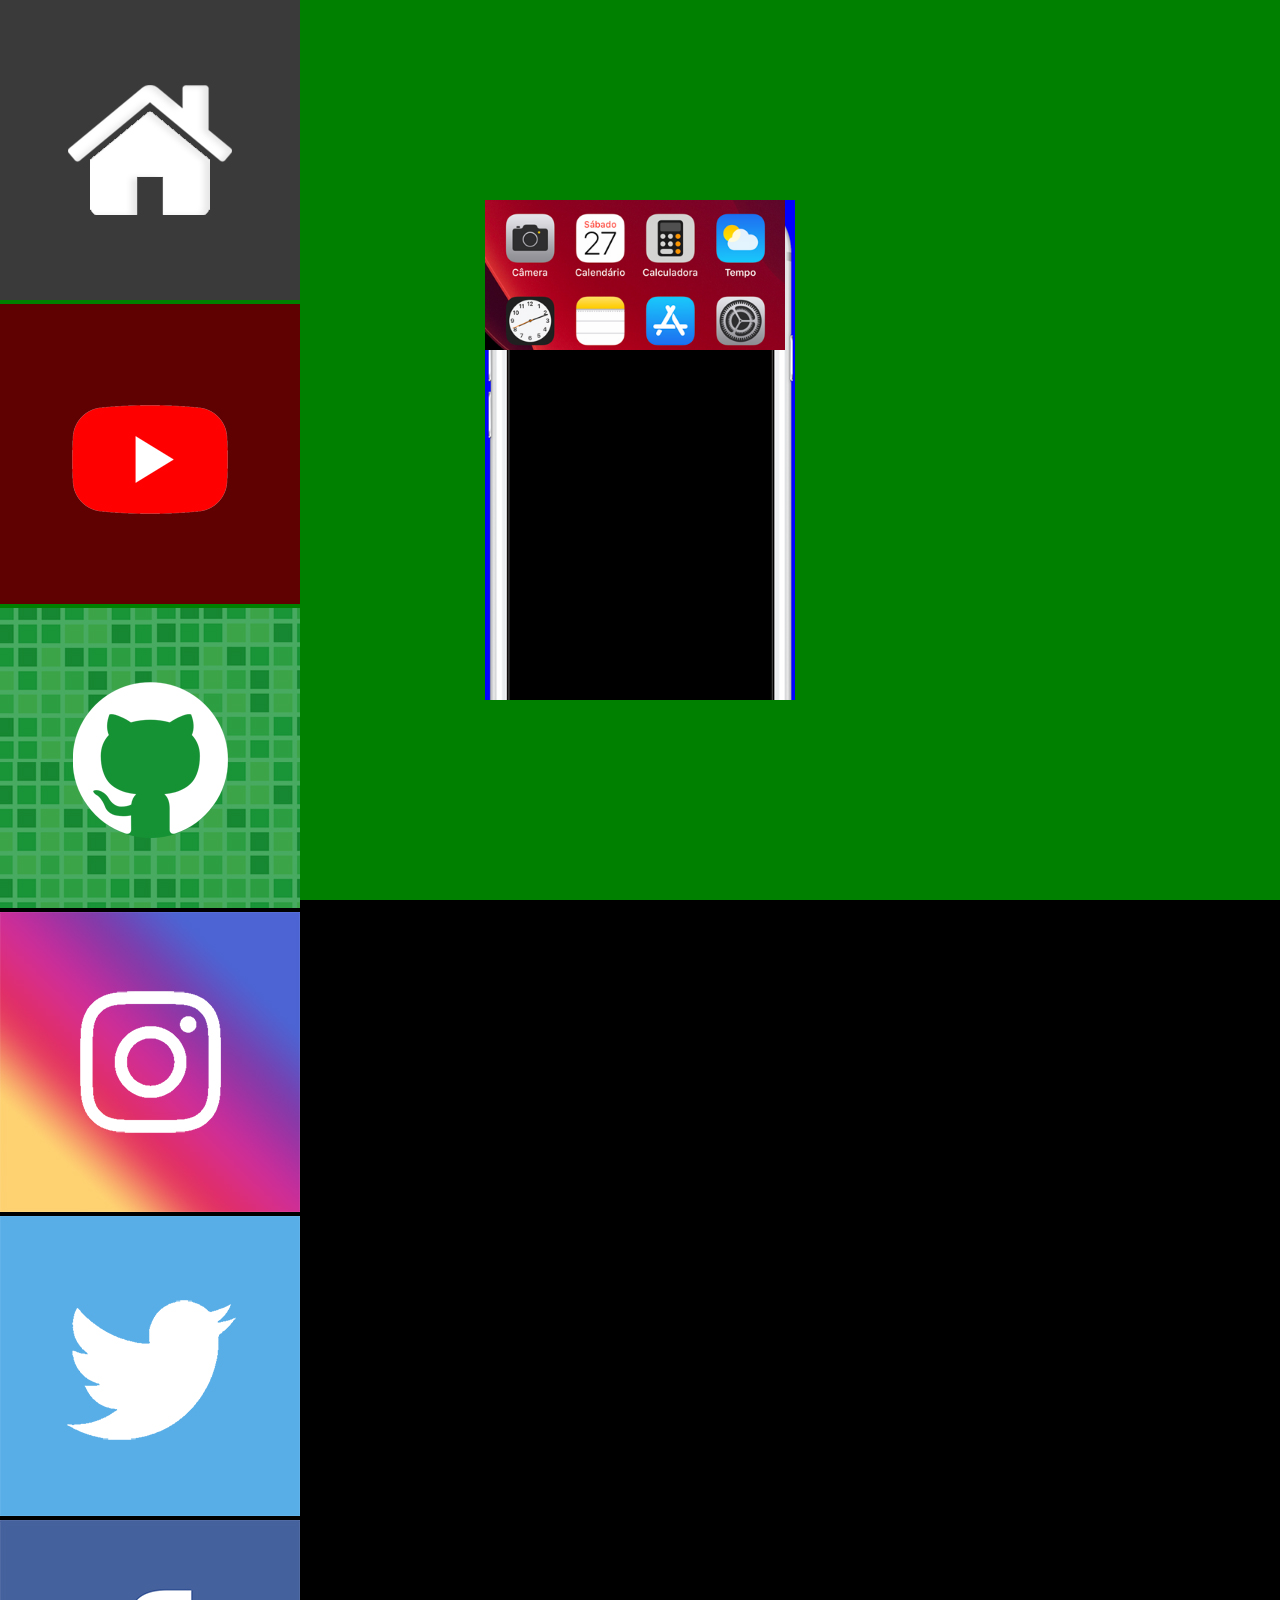
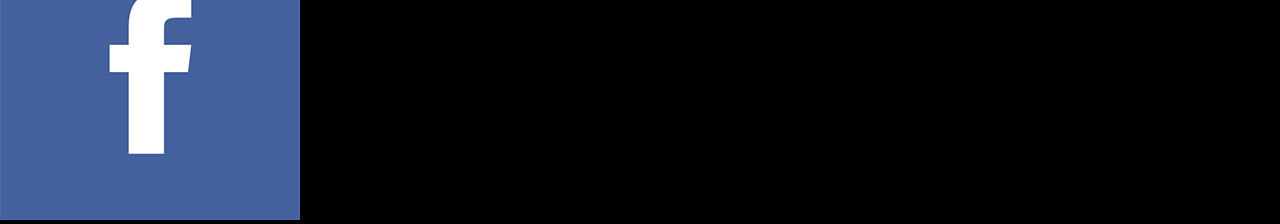
<file: index.html>
<!DOCTYPE html>
<html lang="pt-br">
<head>
    <meta charset="UTF-8">
    <meta name="viewport" content="width=device-width, initial-scale=1.0">
    <link rel="shortcut icon" href="favicon.ico" type="image/x-icon">
    <link rel="stylesheet" href="estilos/style.css">
    <title>Projeto Redes Sociais</title>
</head>
<body>
    <main>
        <section id="telefone">
            <iframe src="home.html" name="tela" id="tela" frameborder="0">
                seu navegador não suporta iframes
            </iframe>
        </section>
        <section id="redes-sociais">
            <a href="home.html" target="tela"><img src="imagens/logo-home.jpg" alt="home"></a><br>
            <a href="youtube.html" target="tela"><img src="imagens/logo-youtube.jpg" alt="youtube"></a><br>
            <a href="github.html" target="tela"><img src="imagens/logo-github.jpg" alt="github"></a><br>
            <a href="instagram.html" target="tela"><img src="imagens/logo-instagram.jpg" alt="instagram"></a><br>
            <a href="twitter.html" target="tela"><img src="imagens/logo-twitter.jpg" alt="twitter"></a><br>
            <a href="facebook.html" target="tela"><img src="imagens/logo-facebook.jpg" alt="facebook"></a>
        </section>
    </main>
</body>
</html>
</file>
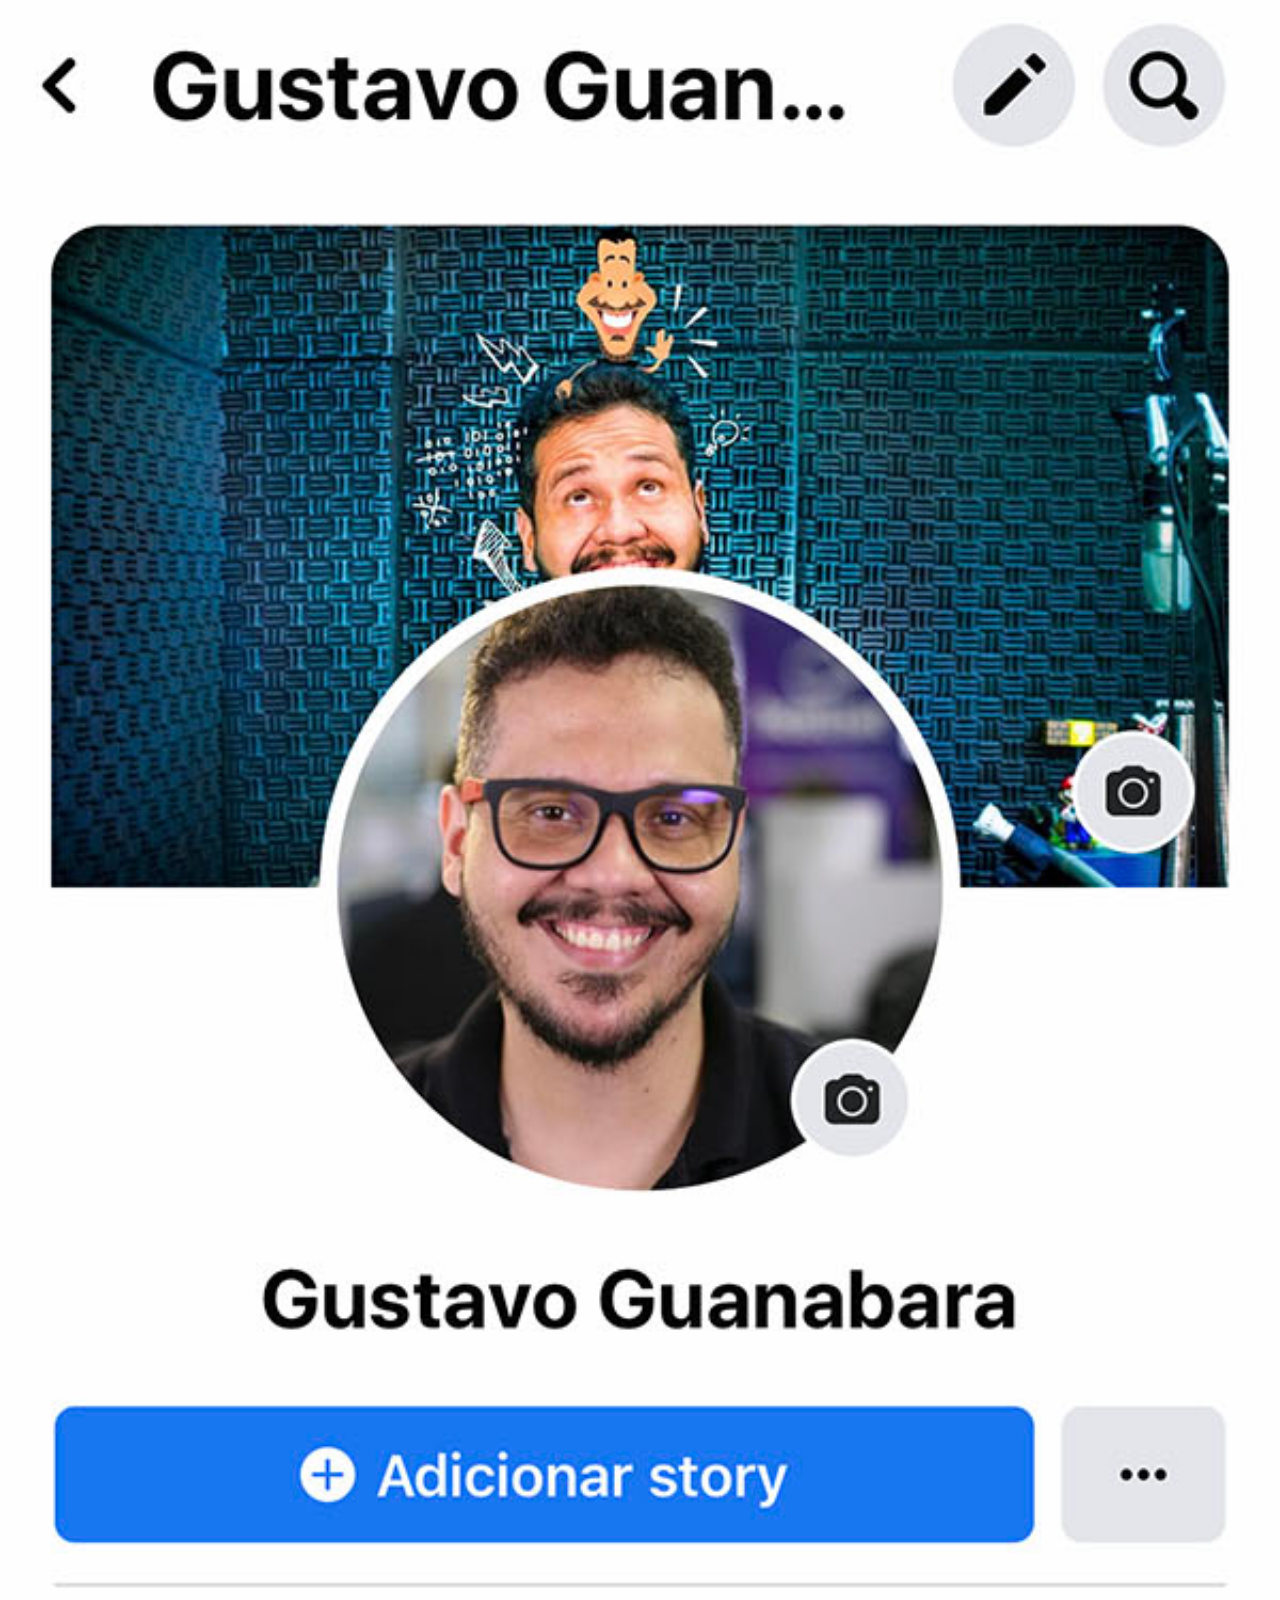
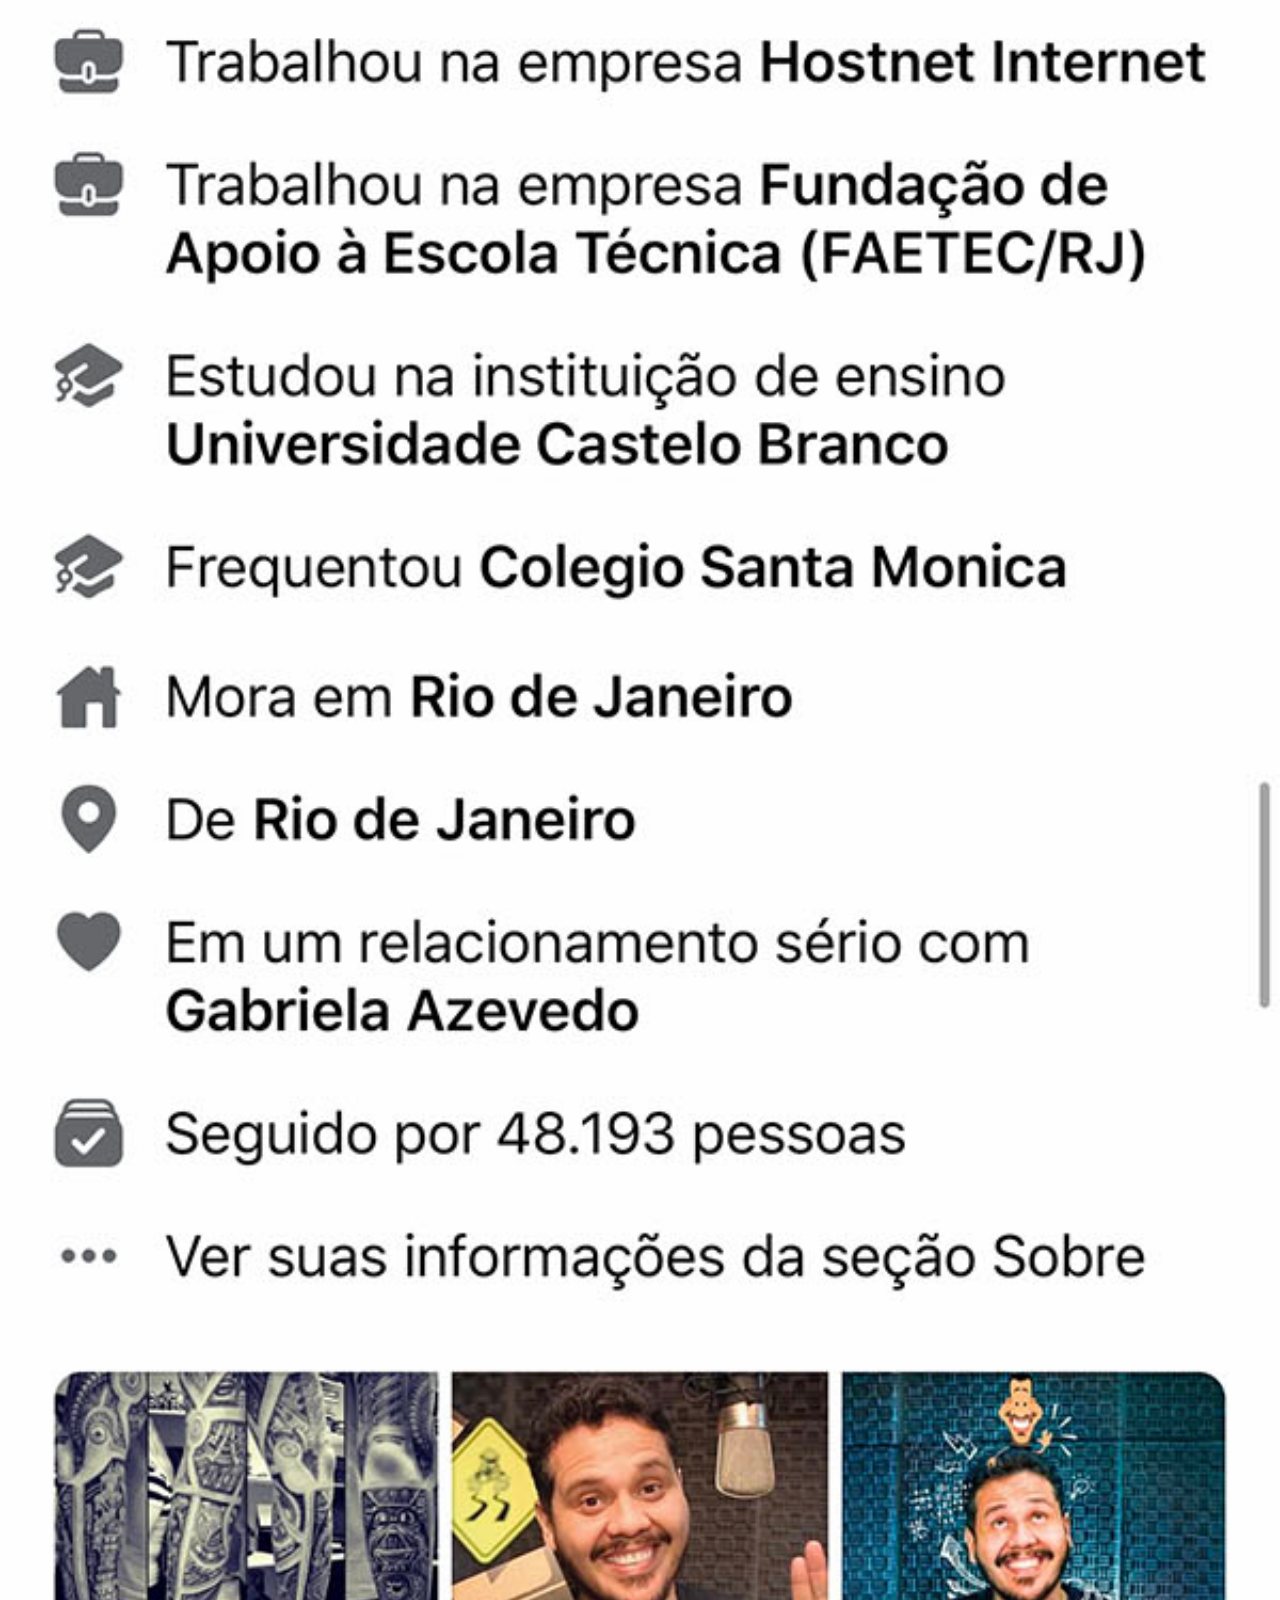
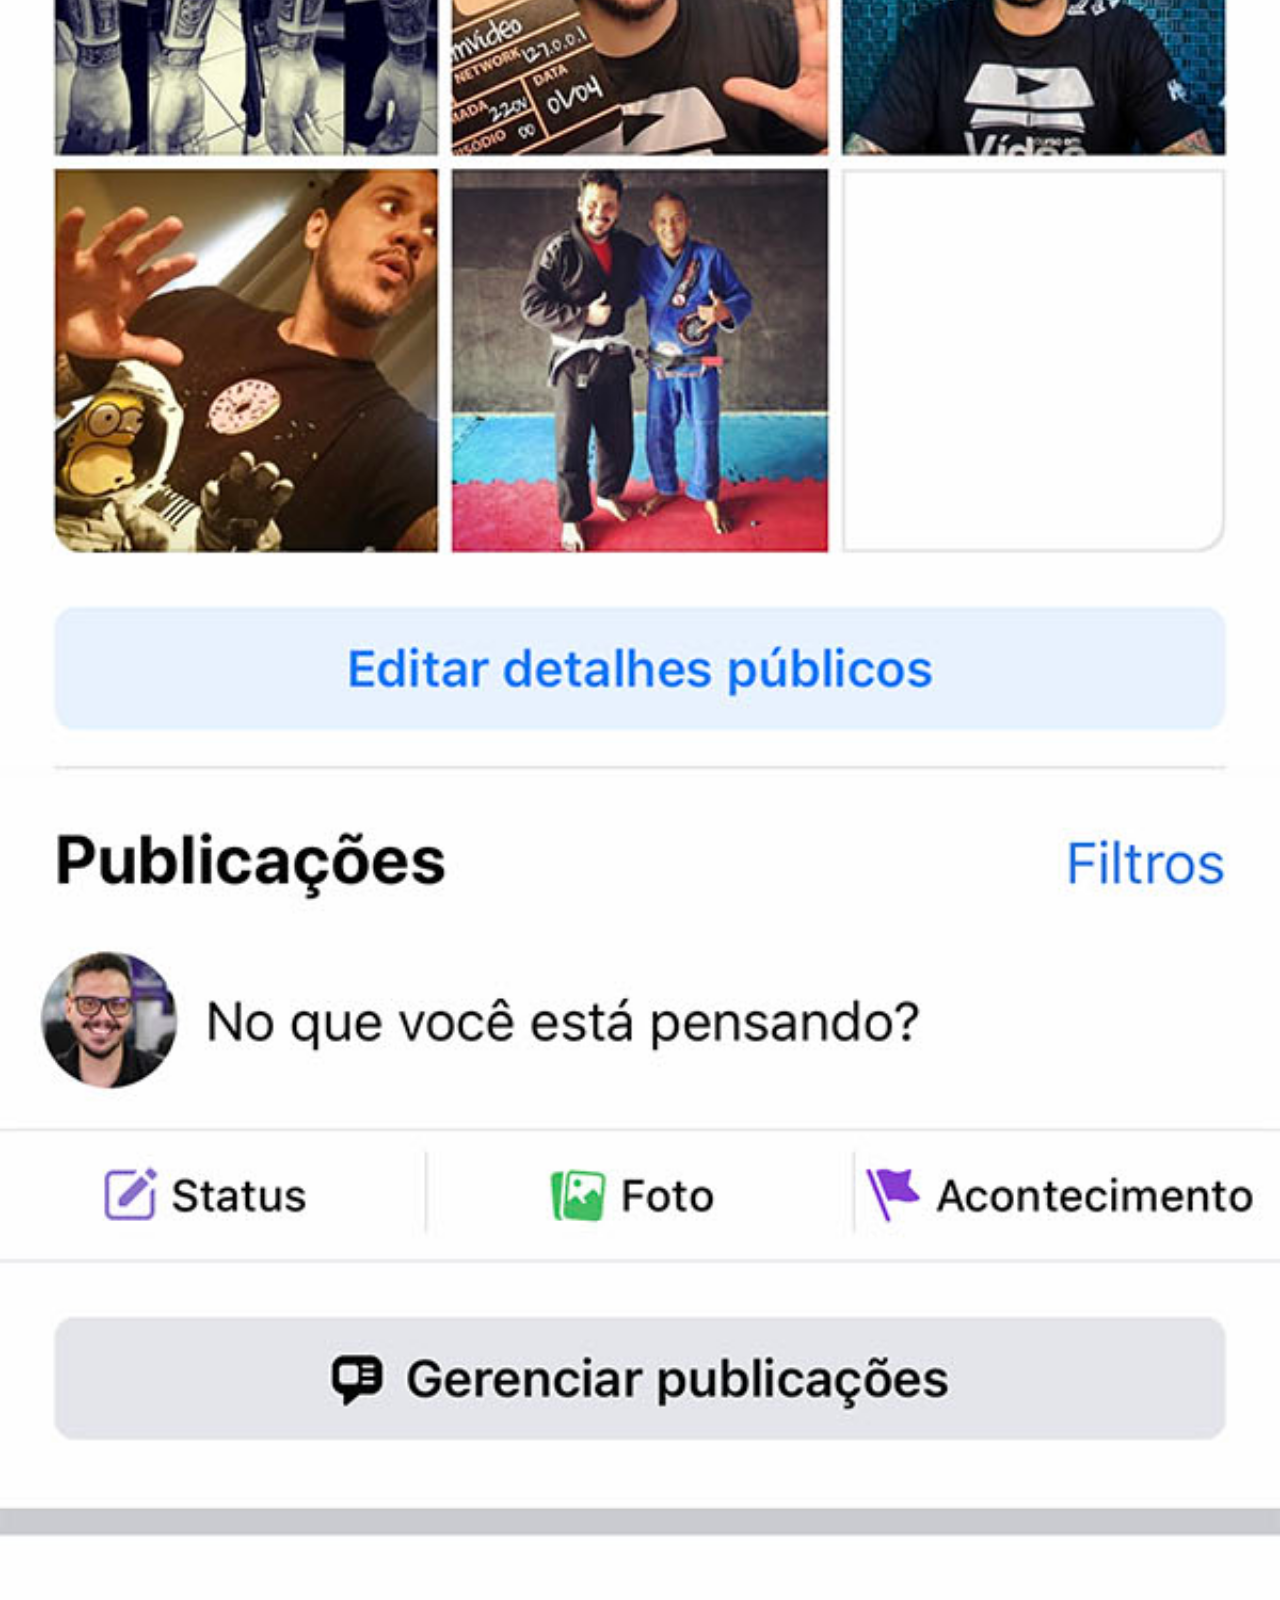
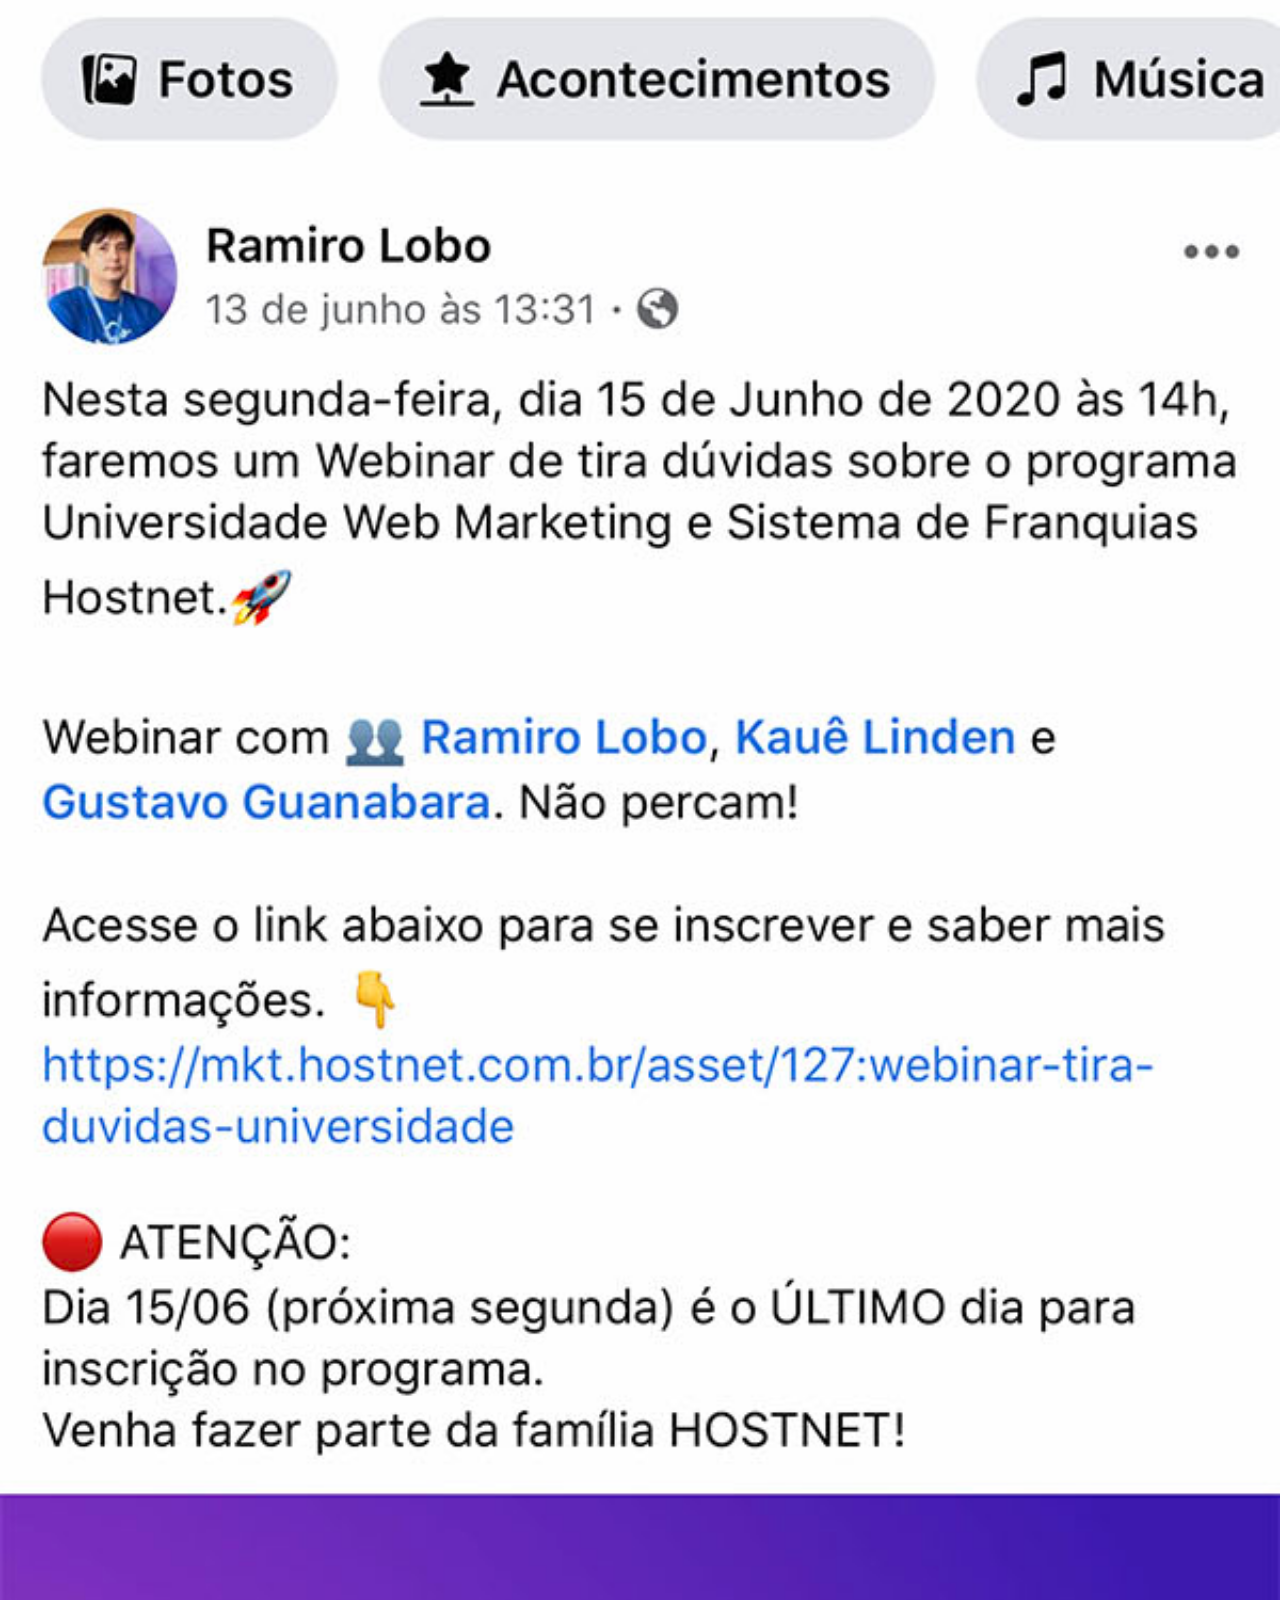
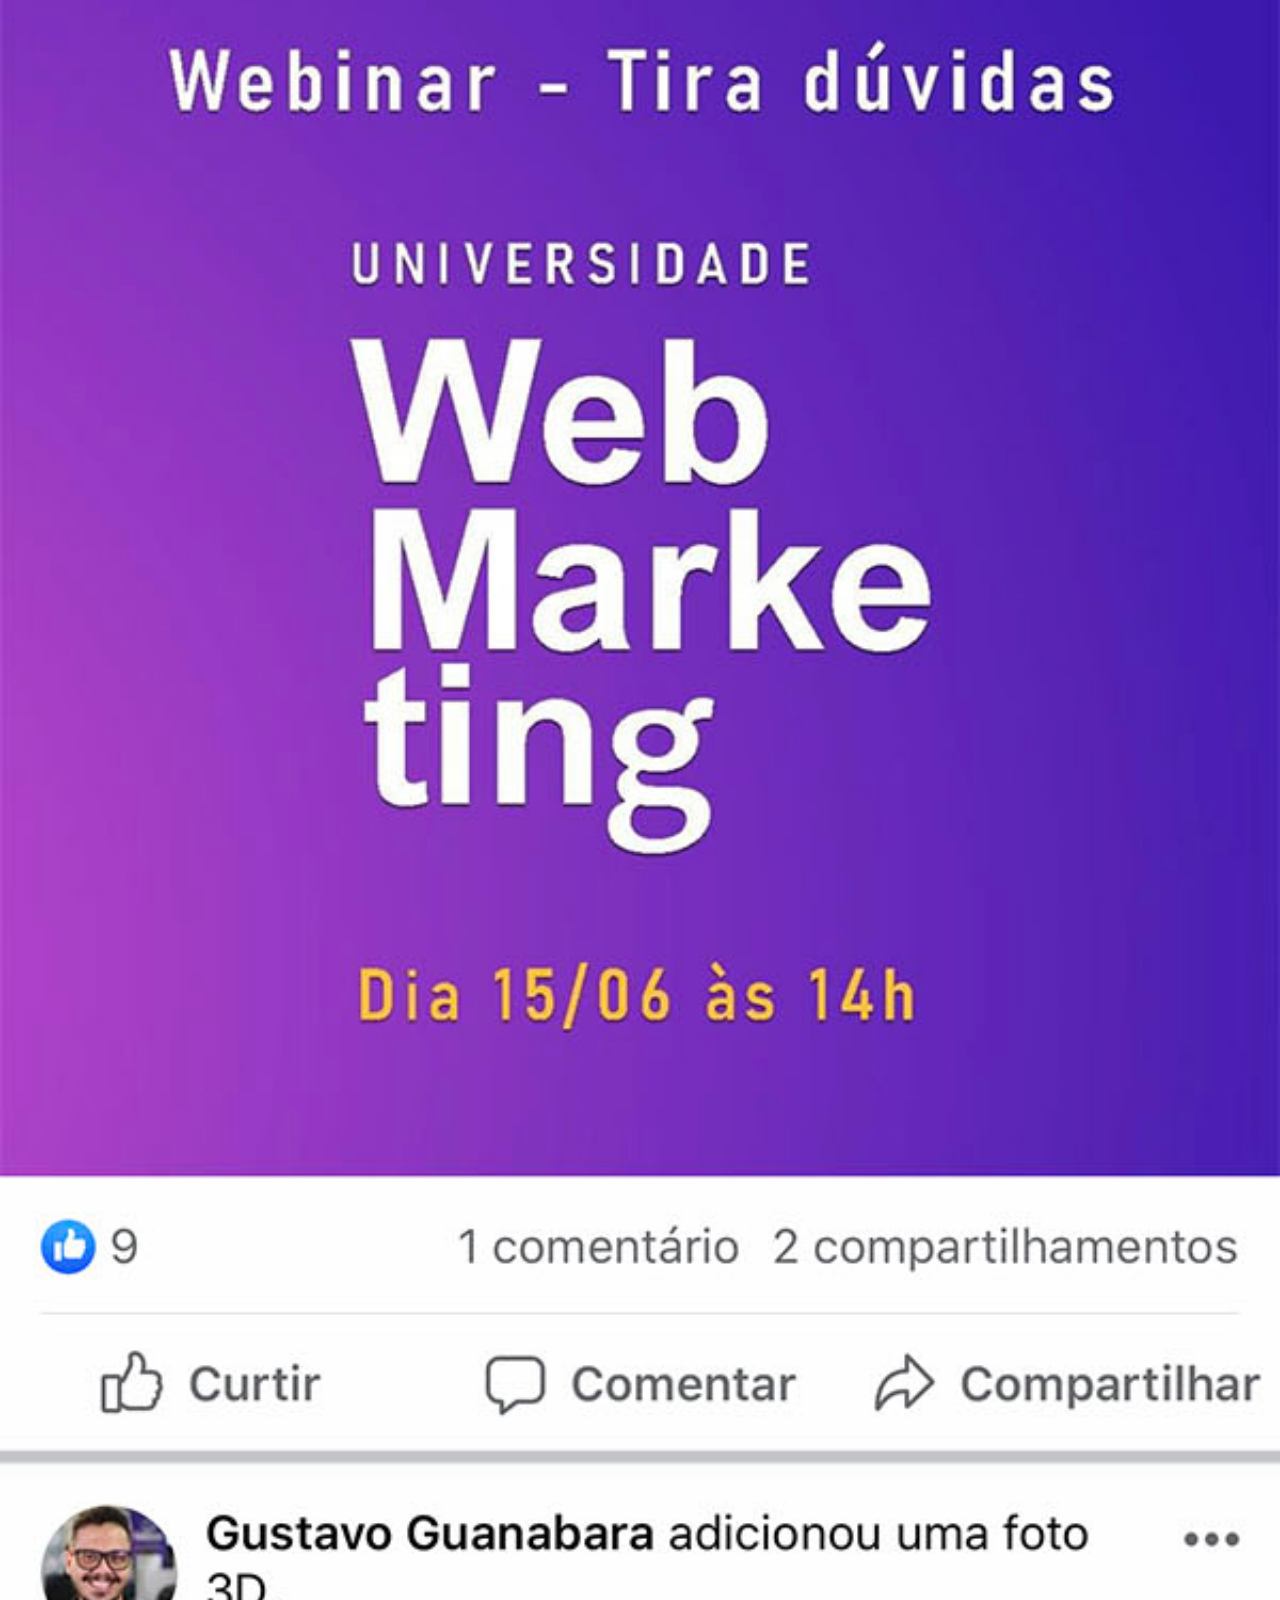
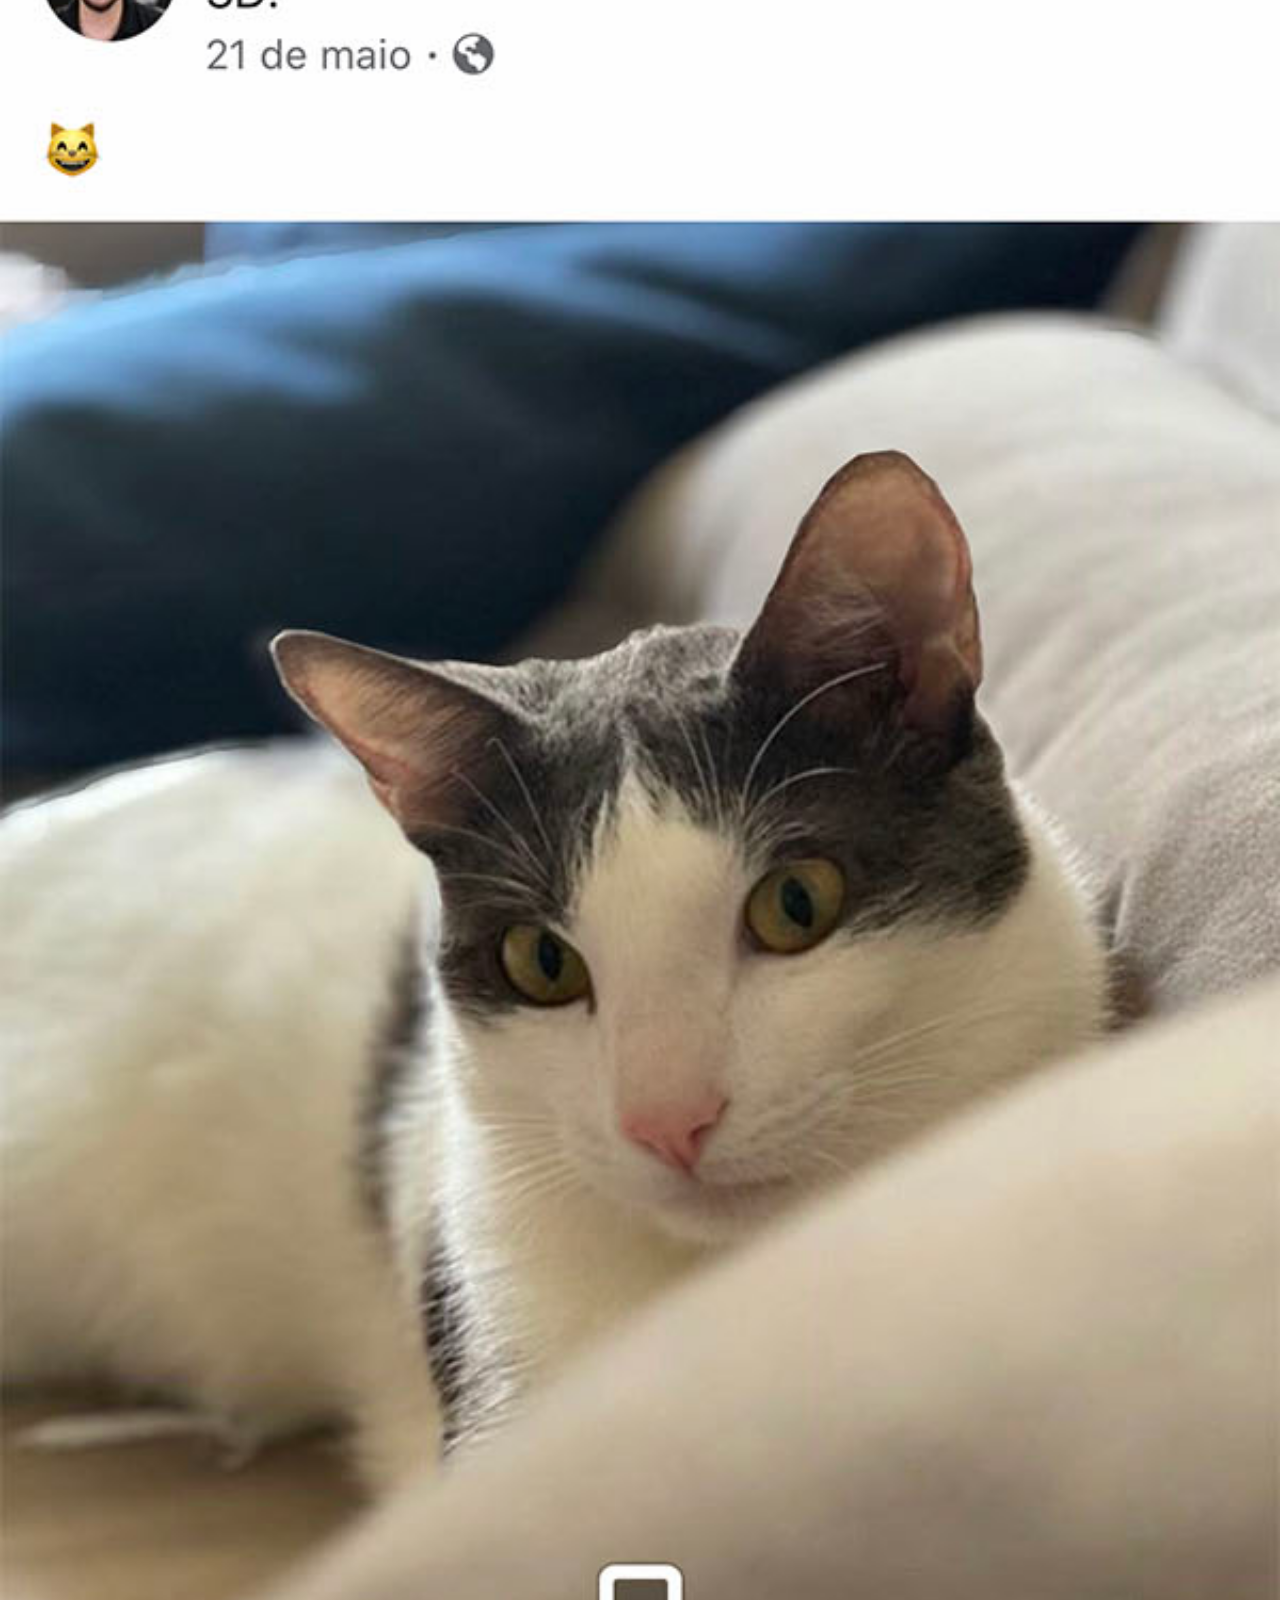
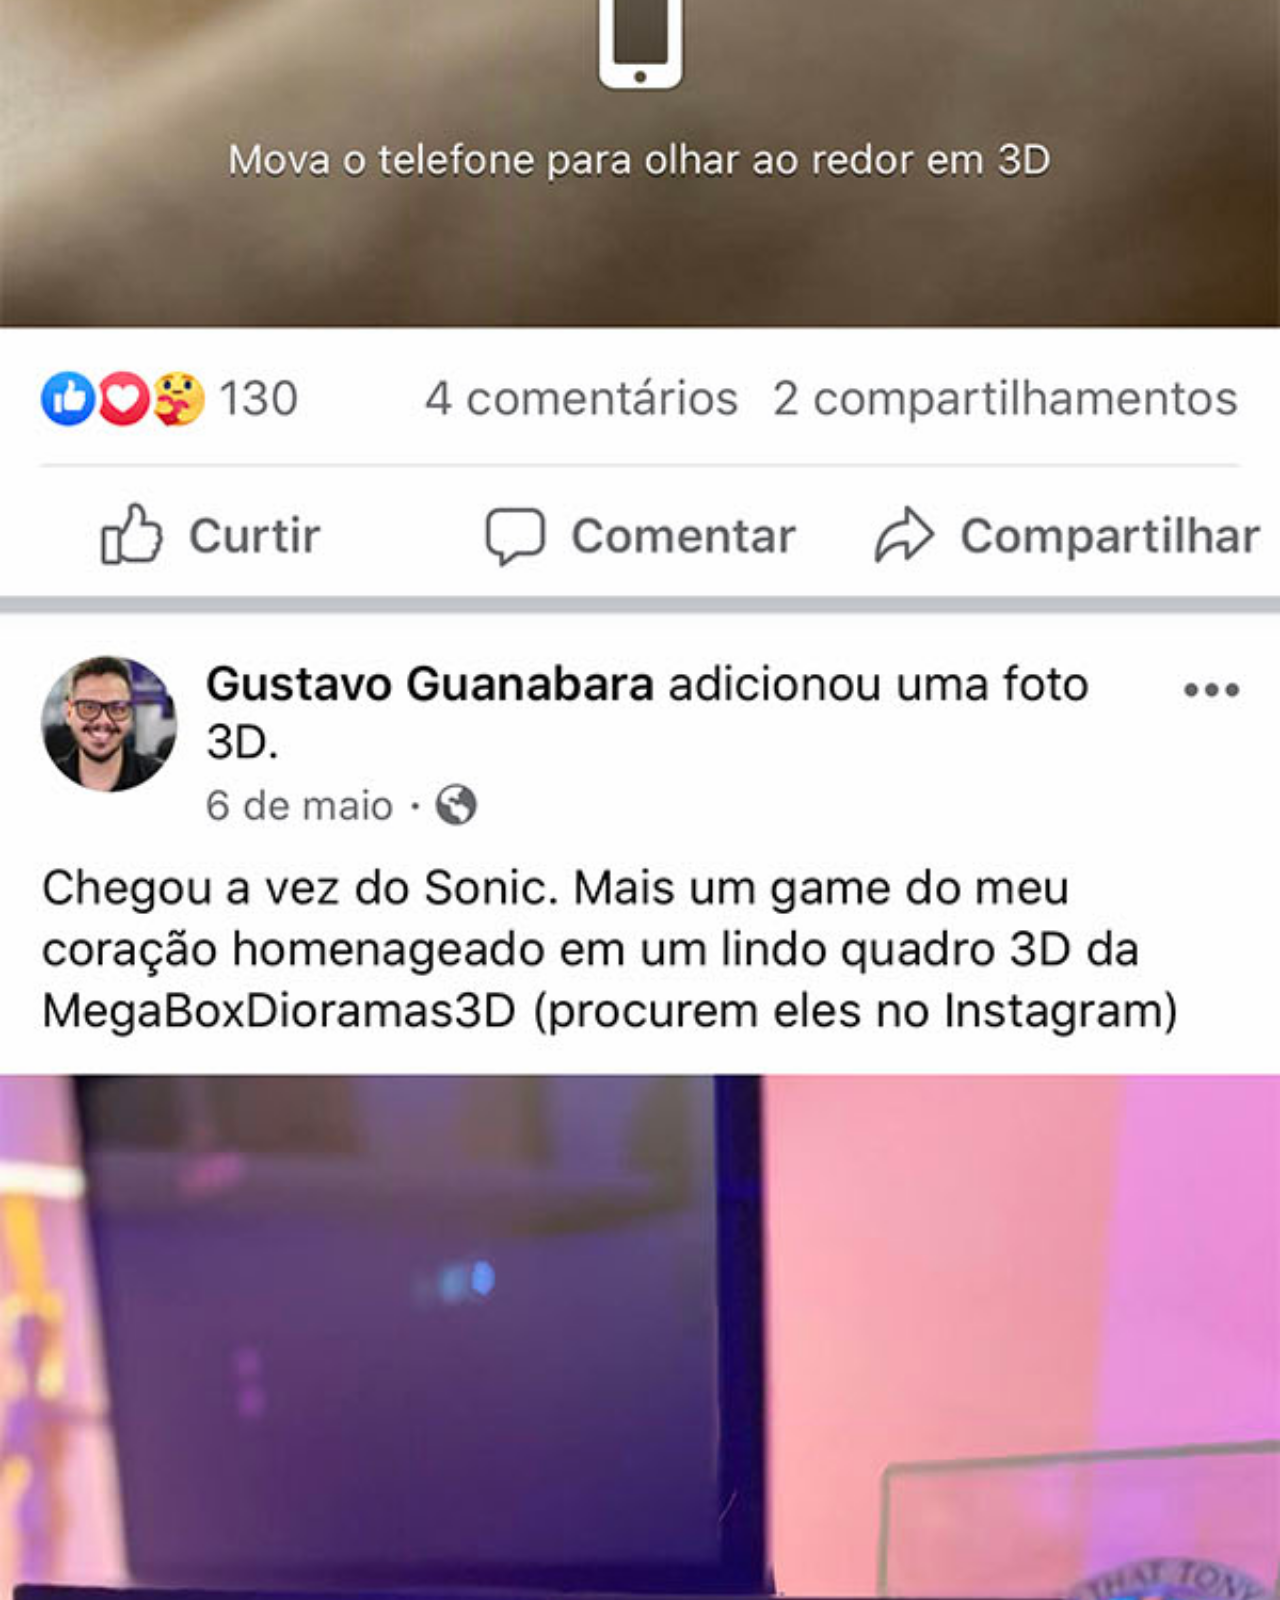
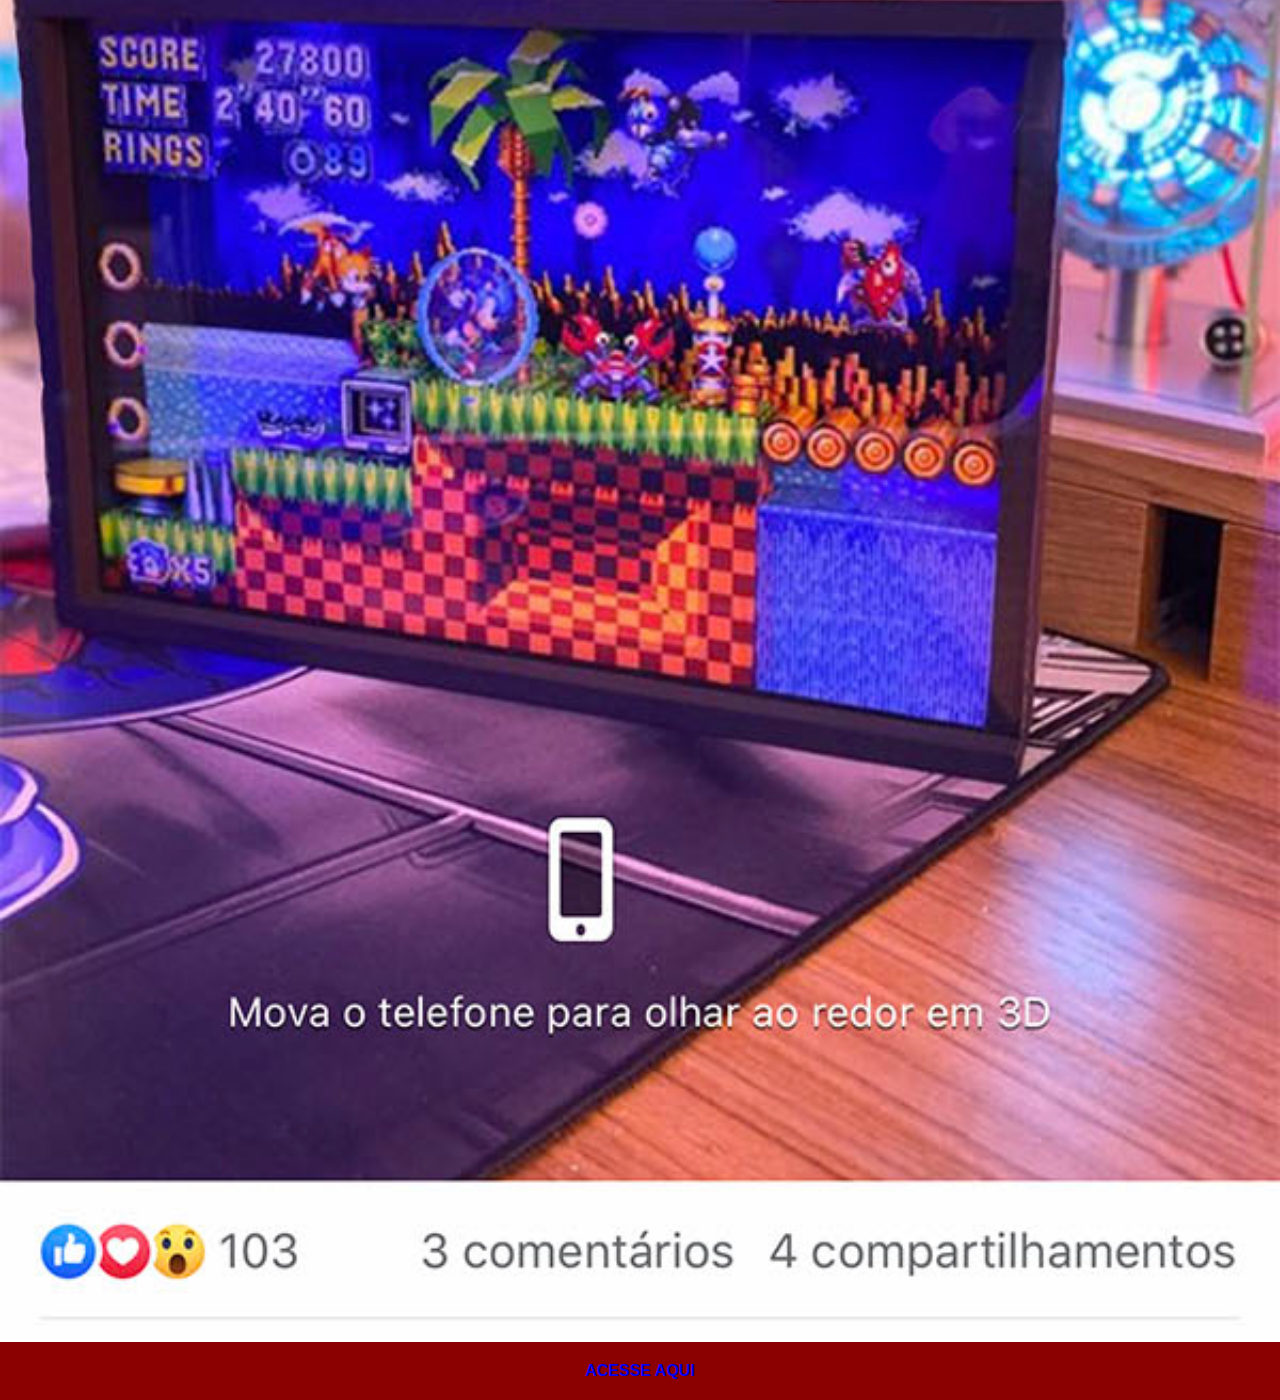
<file: facebook.html>
<!DOCTYPE html>
<html lang="pt-br">
<head>
    <meta charset="UTF-8">
    <meta name="viewport" content="width=device-width, initial-scale=1.0">
    <link rel="stylesheet" href="estilos/social.css">
    <title>Facebook</title>
</head>
<body>
    <img src="imagens/tela-facebook.jpg" alt="facebook">
    <a href="https://www.facebook.com/gustavoguanabara" target="_blank">ACESSE AQUI</a>
</body>
</html>
</file>
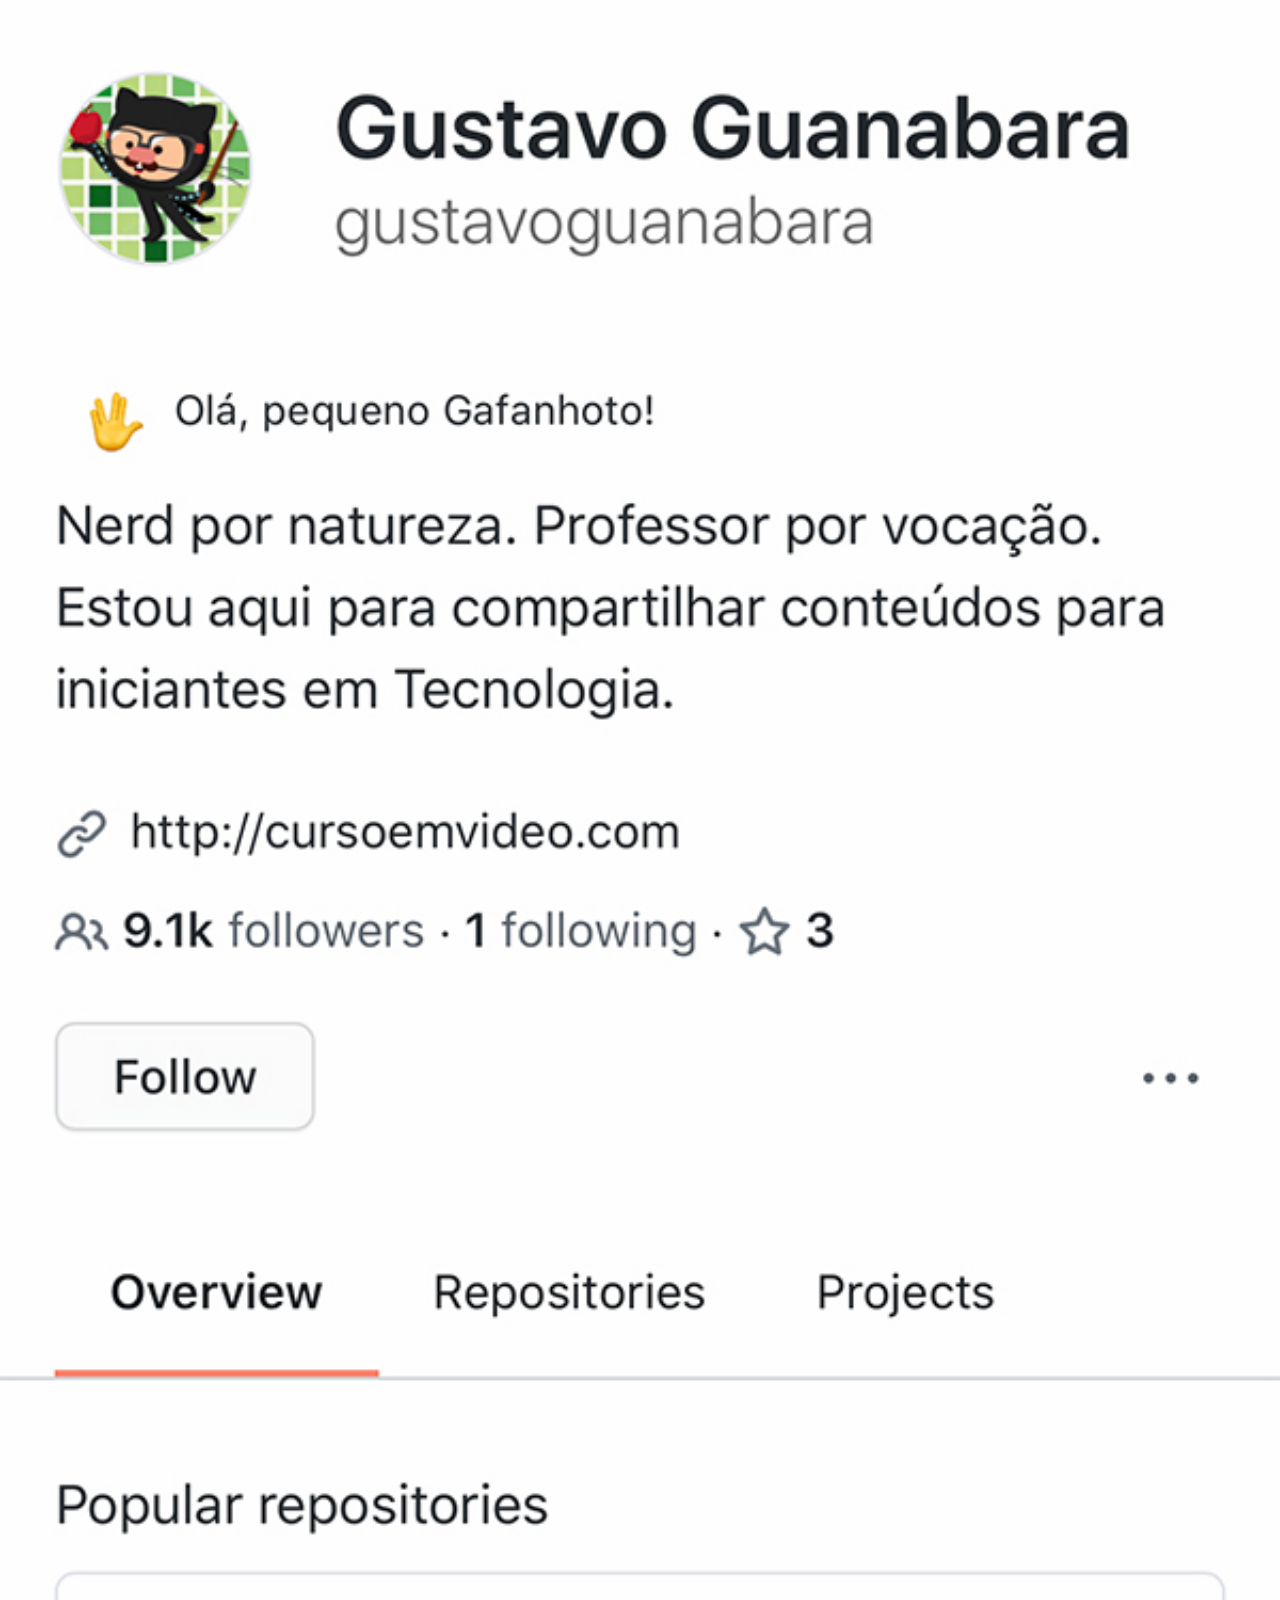
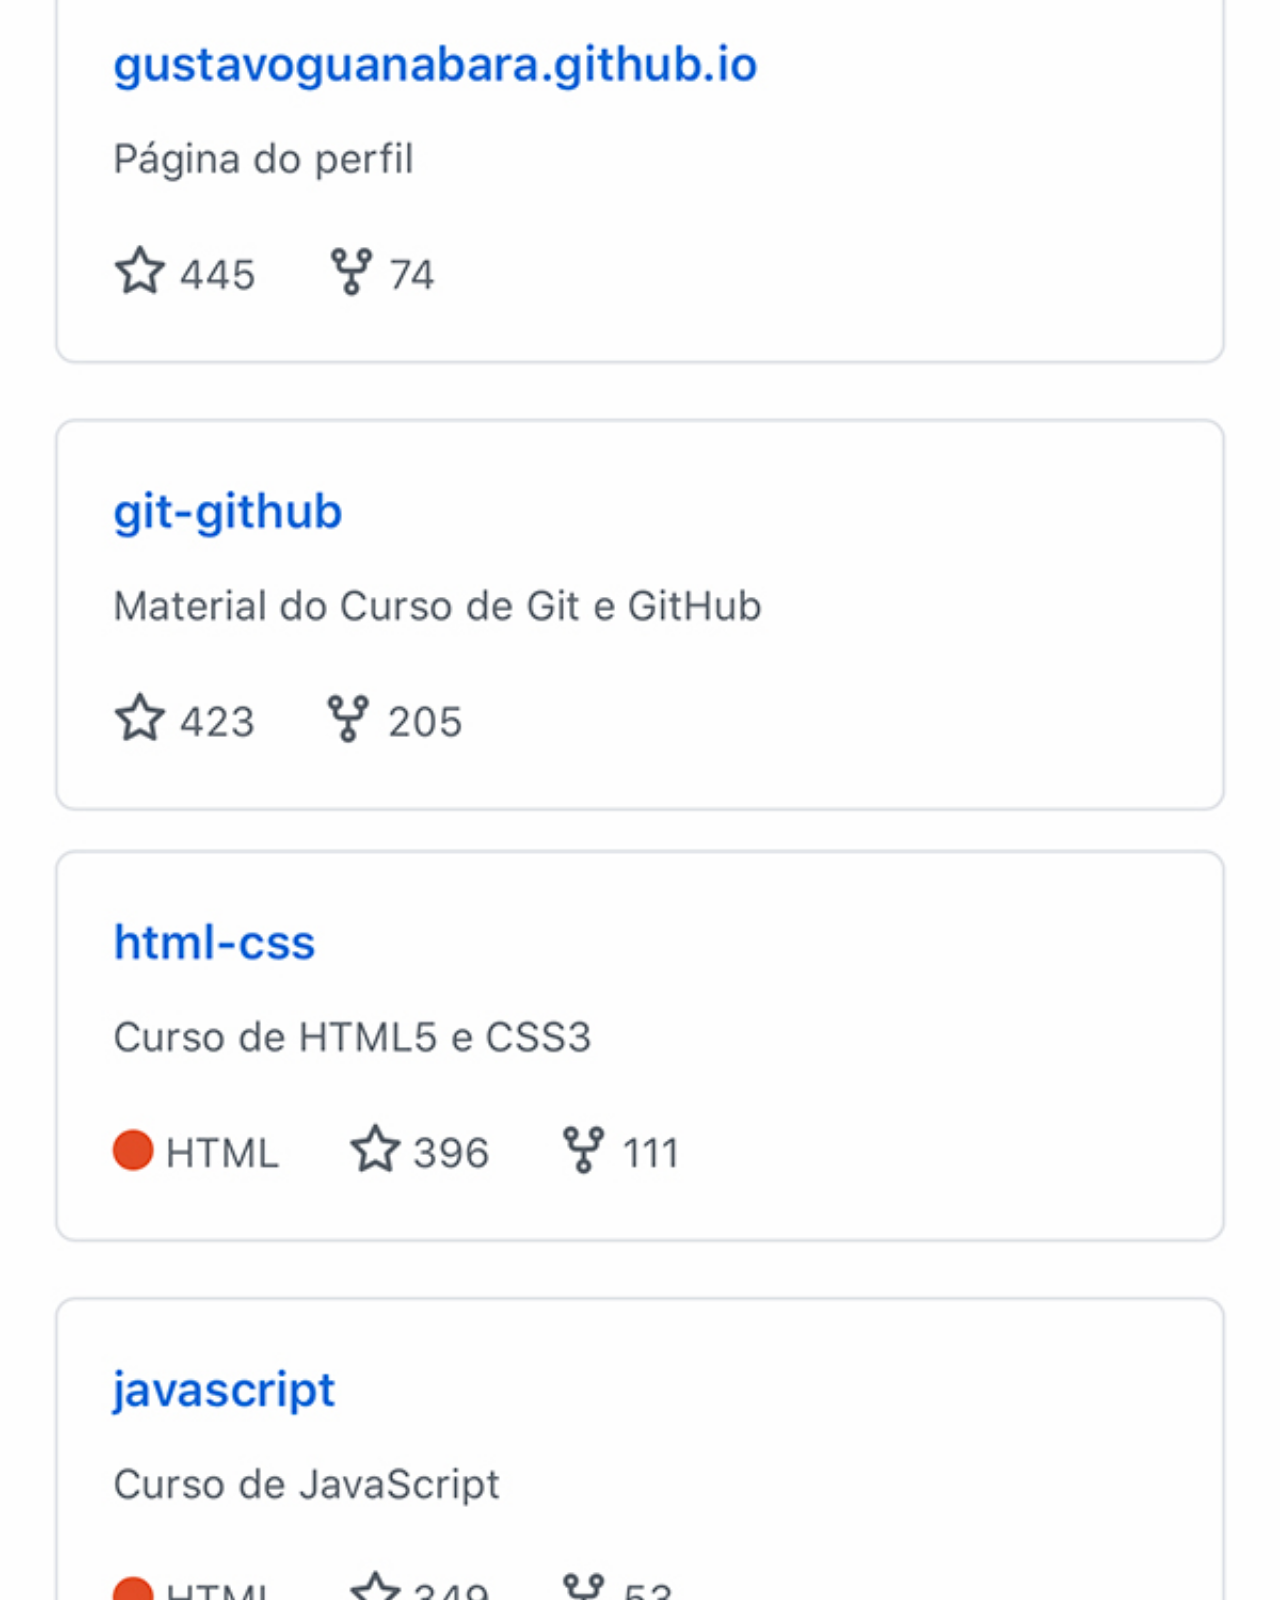
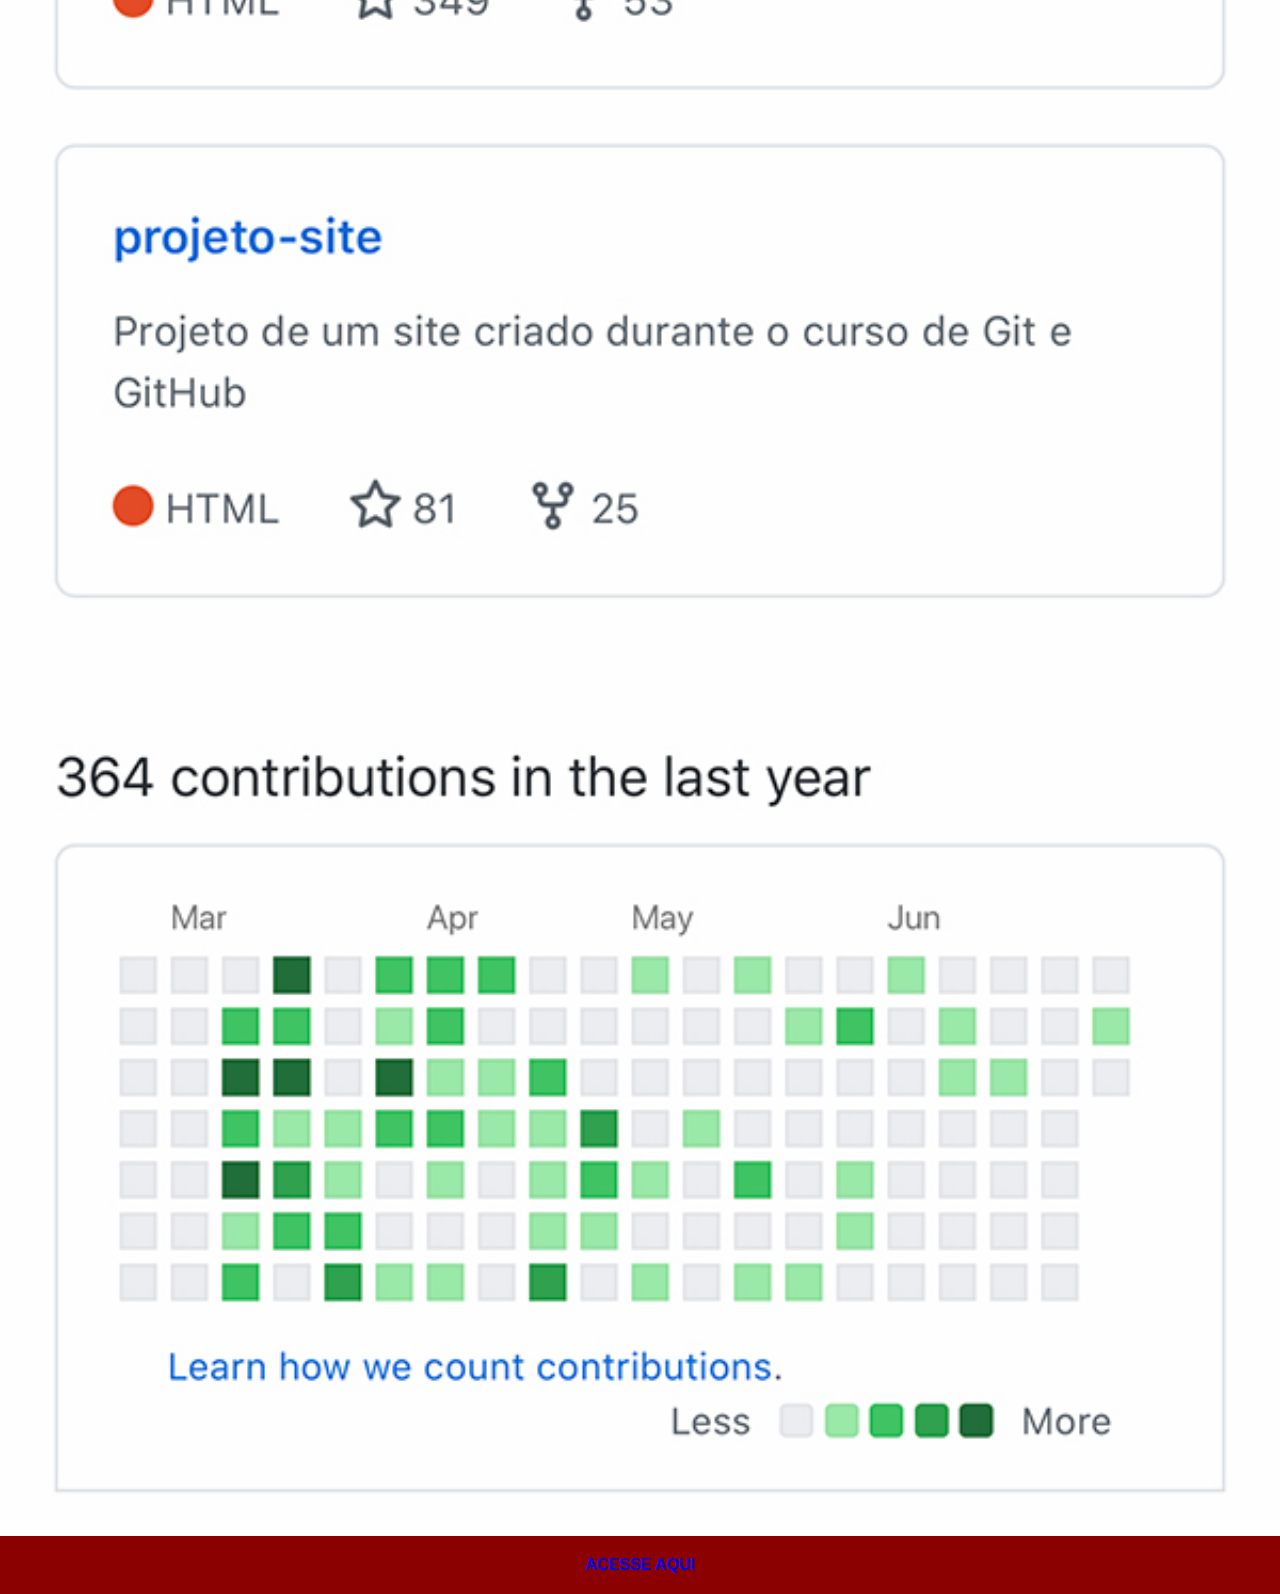
<file: github.html>
<!DOCTYPE html>
<html lang="pt-BR">
<head>
    <meta charset="UTF-8">
    <meta name="viewport" content="width=device-width, initial-scale=1.0">
    <link rel="stylesheet" href="estilos/social.css">
    <title>GitHub</title>
</head>
<body>
    <img src="imagens/tela-github.jpg" alt="github">
    <a href="github.com/gustavoguanabara" target="_blank">ACESSE AQUI</a>
</body>
</html>
</file>
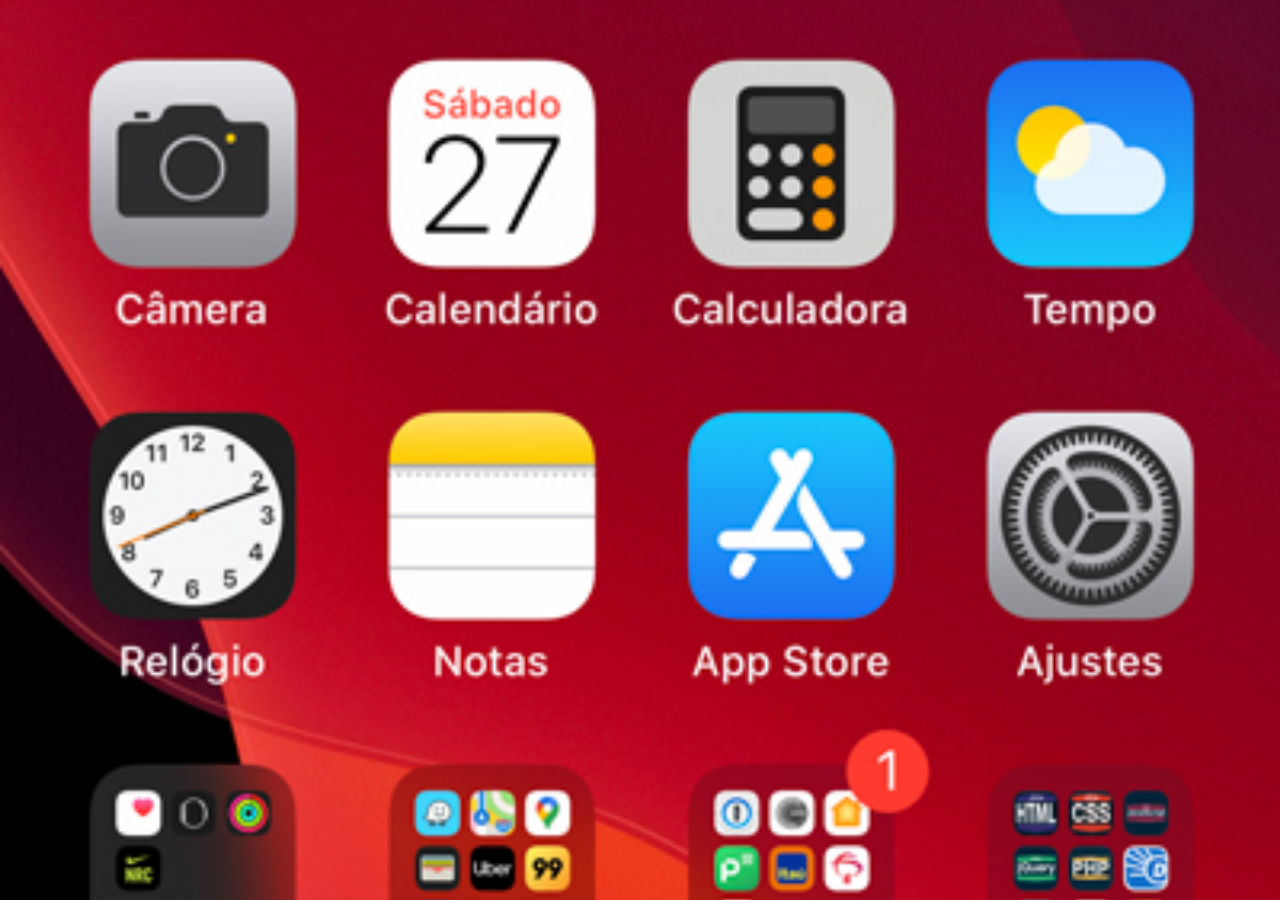
<file: home.html>
<!DOCTYPE html>
<html lang="pt-BR">
<head>
    <meta charset="UTF-8">
    <meta name="viewport" content="width=device-width, initial-scale=1.0">
    <title>Home</title>
</head>
<style>
    * {
        margin: 0;
        padding: 0;
    }
    body {
        width: 100vw;
        height: 100vh;
        background: black url('imagens/tela-home.jpg') no-repeat top center;
        background-size: cover;
    }
</style>
<body>
    
</body>
</html>
</file>
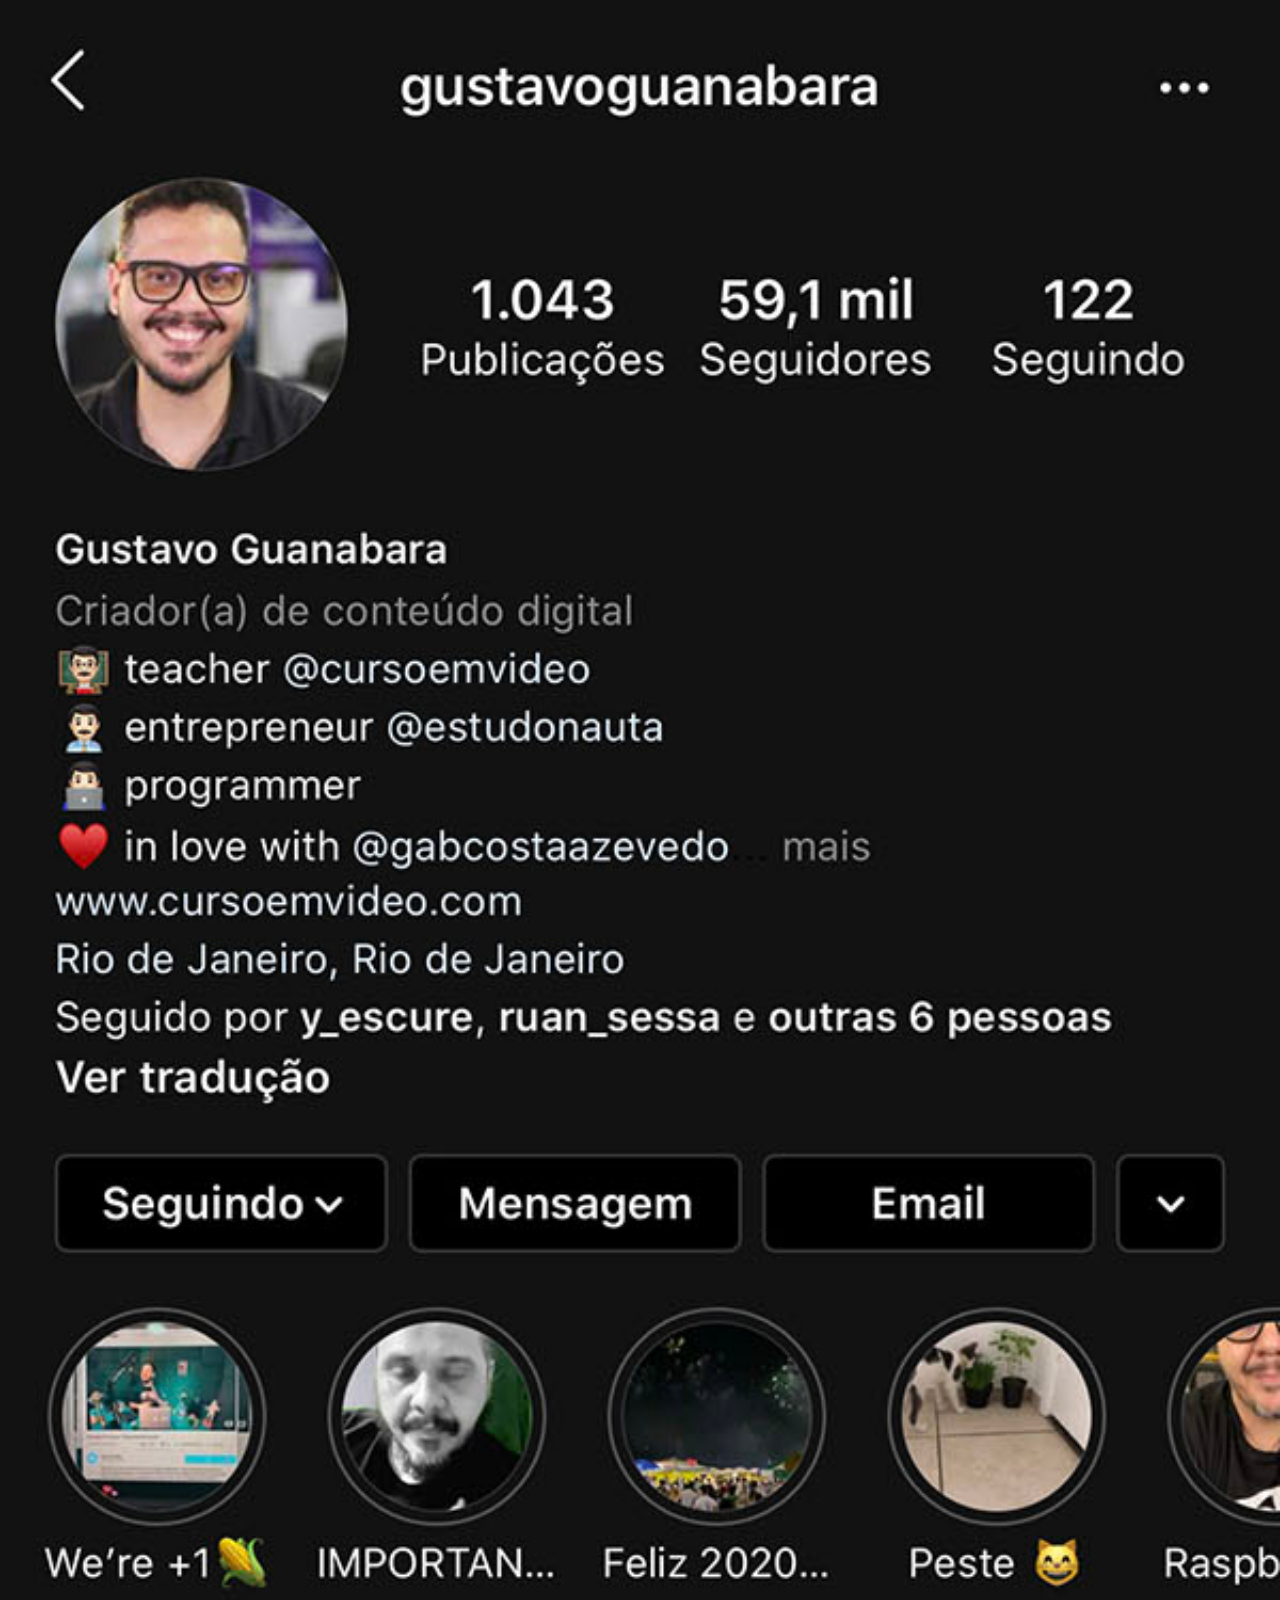
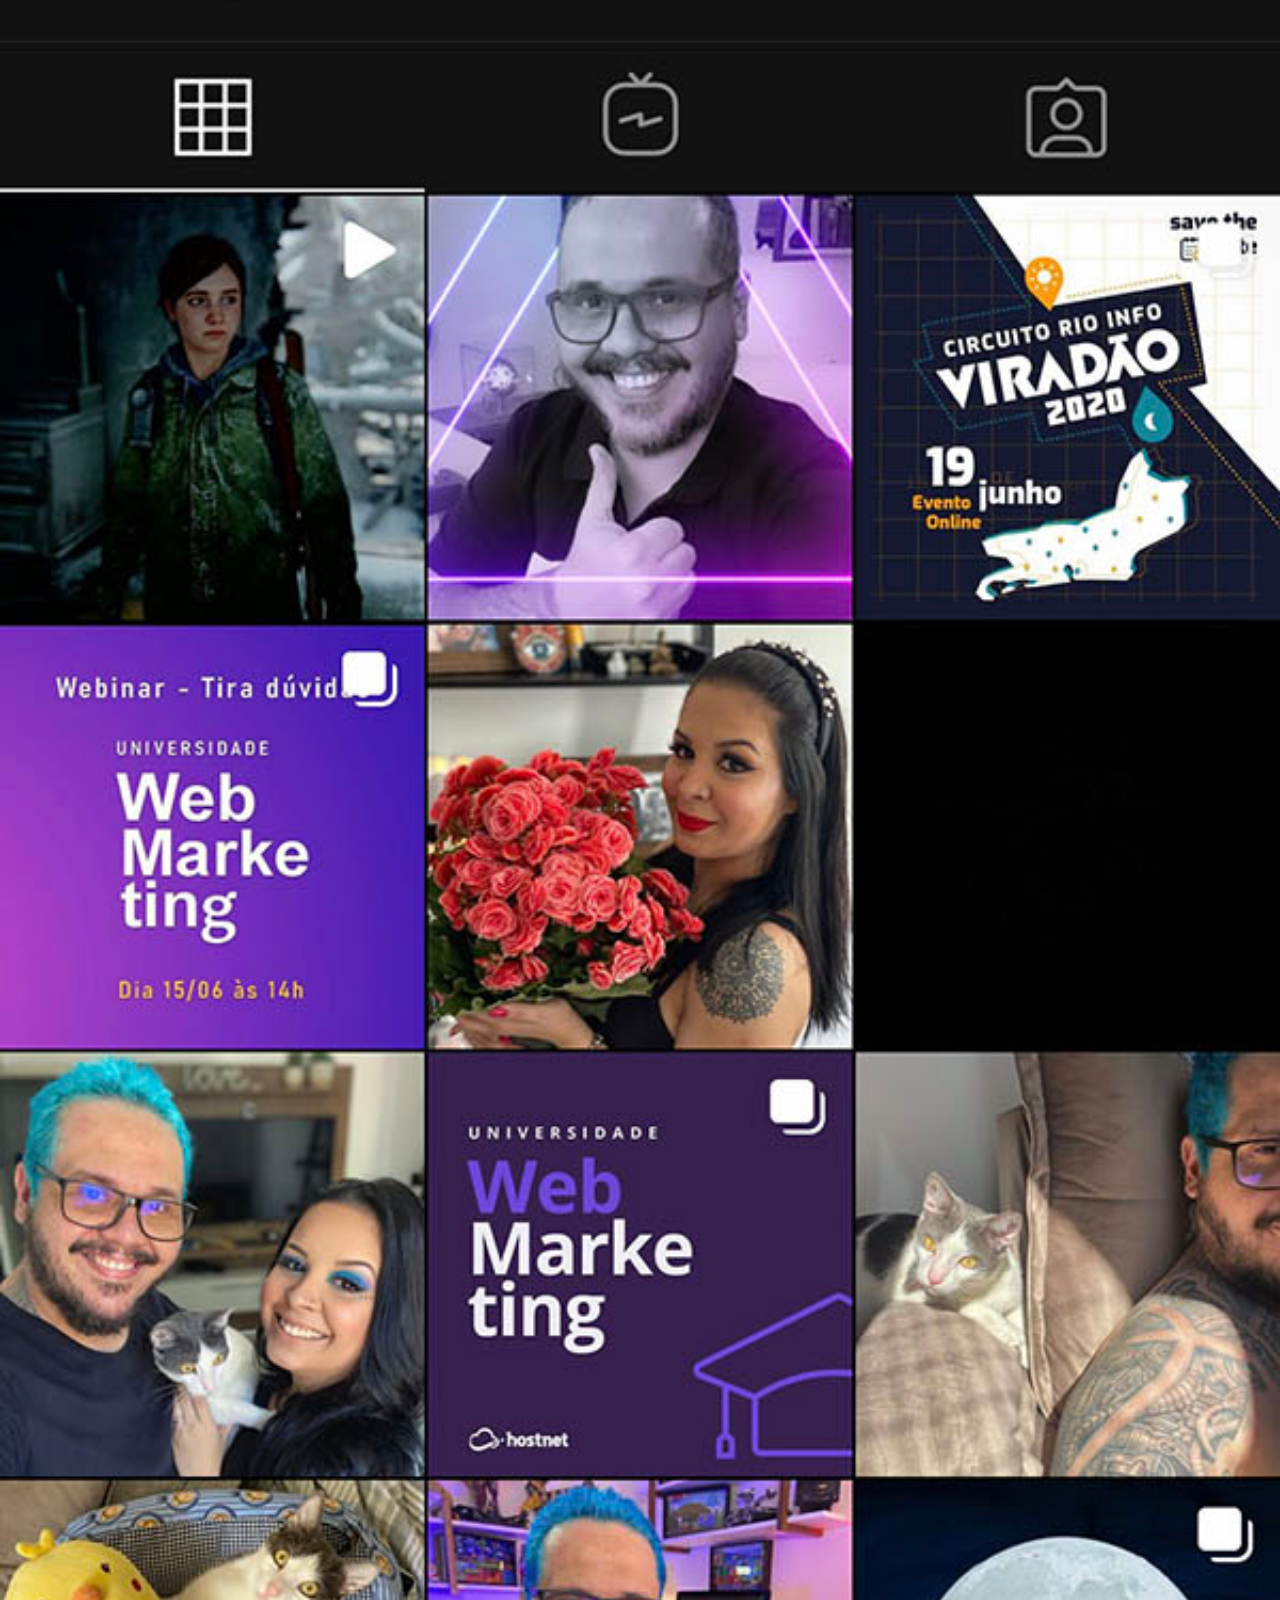
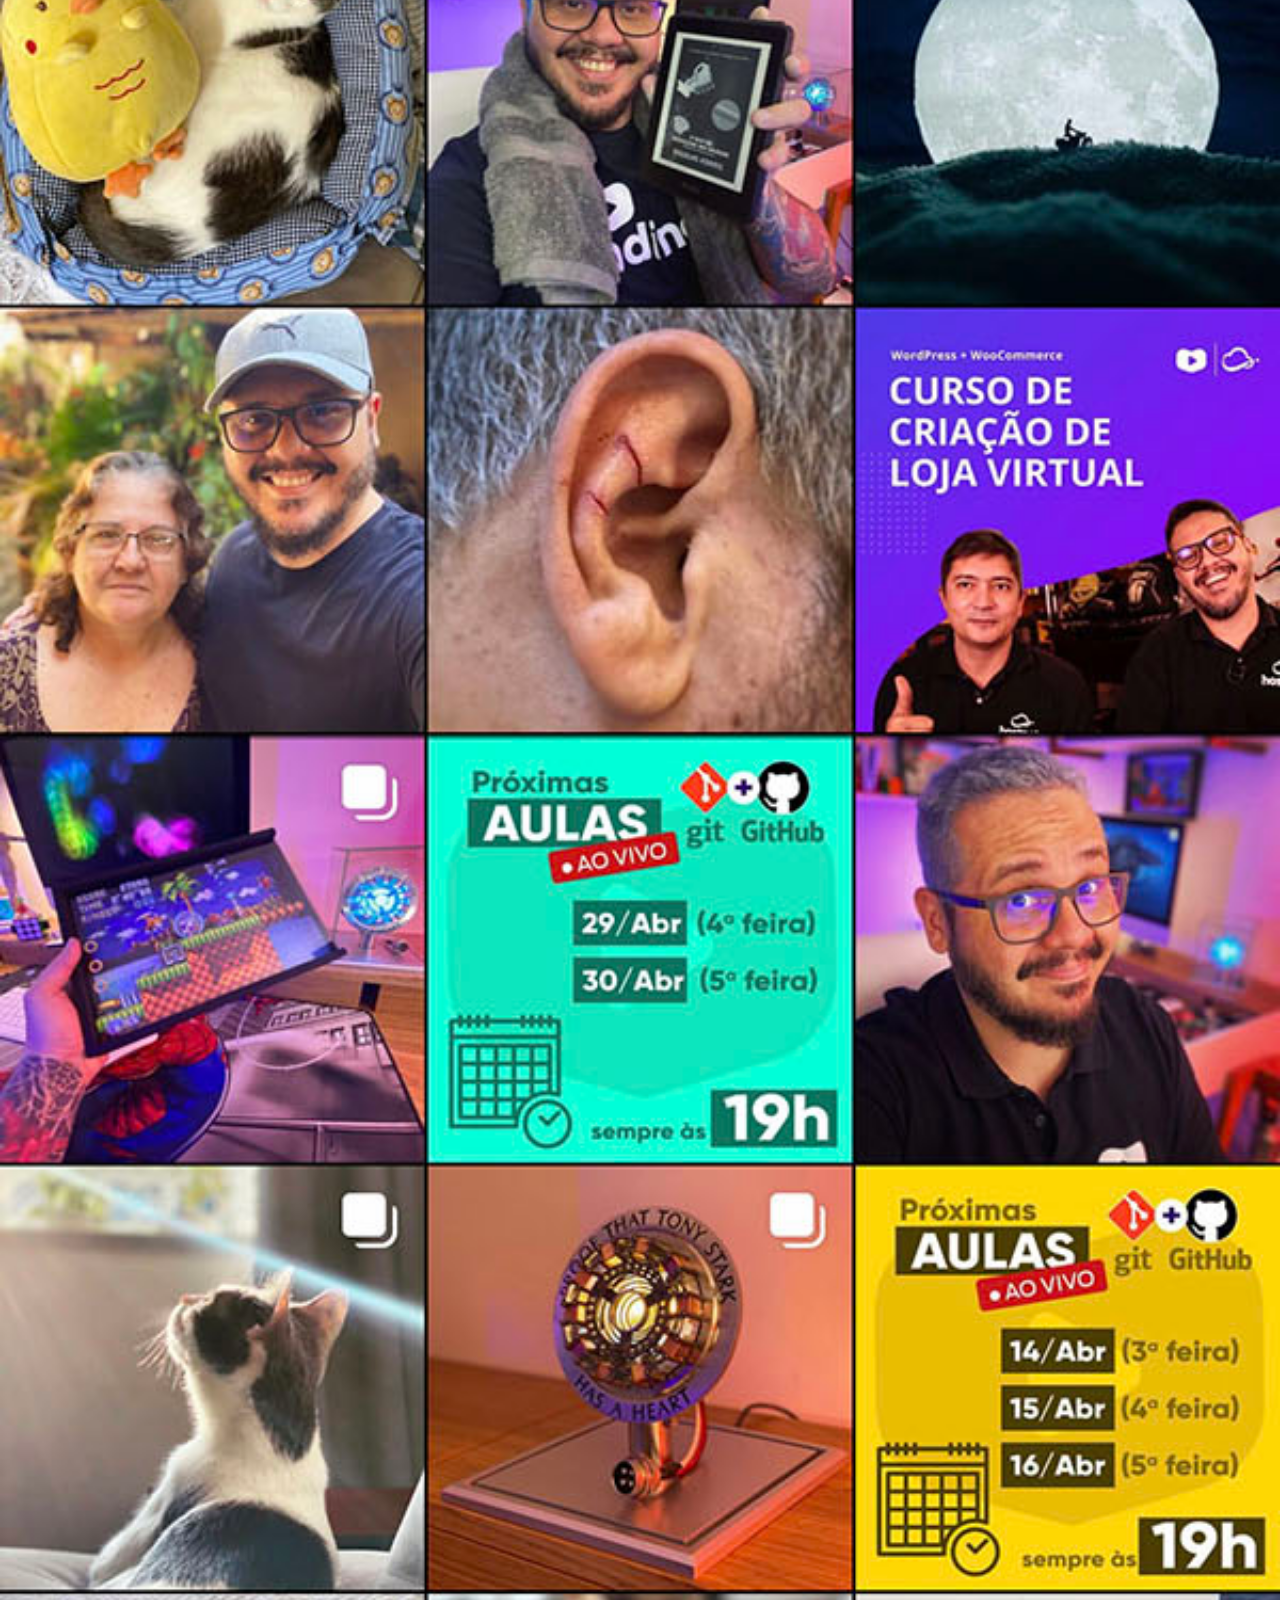
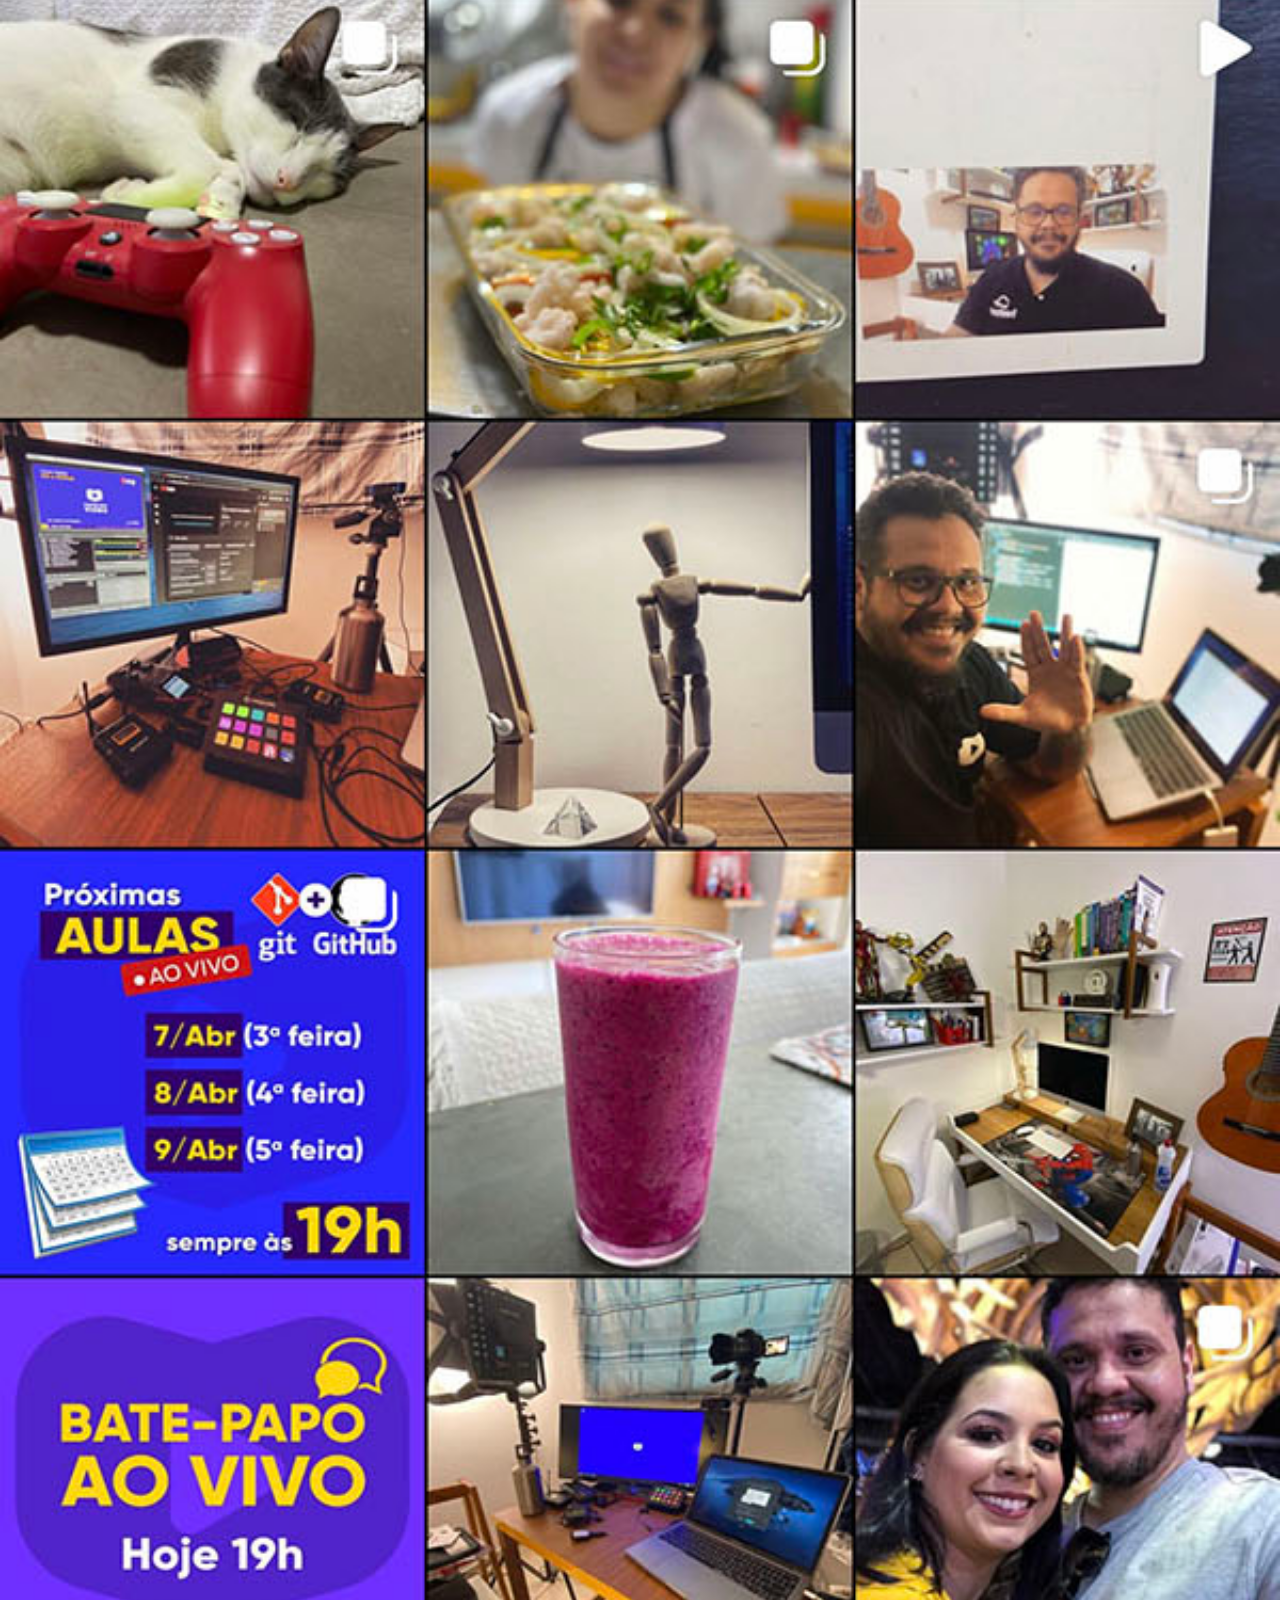
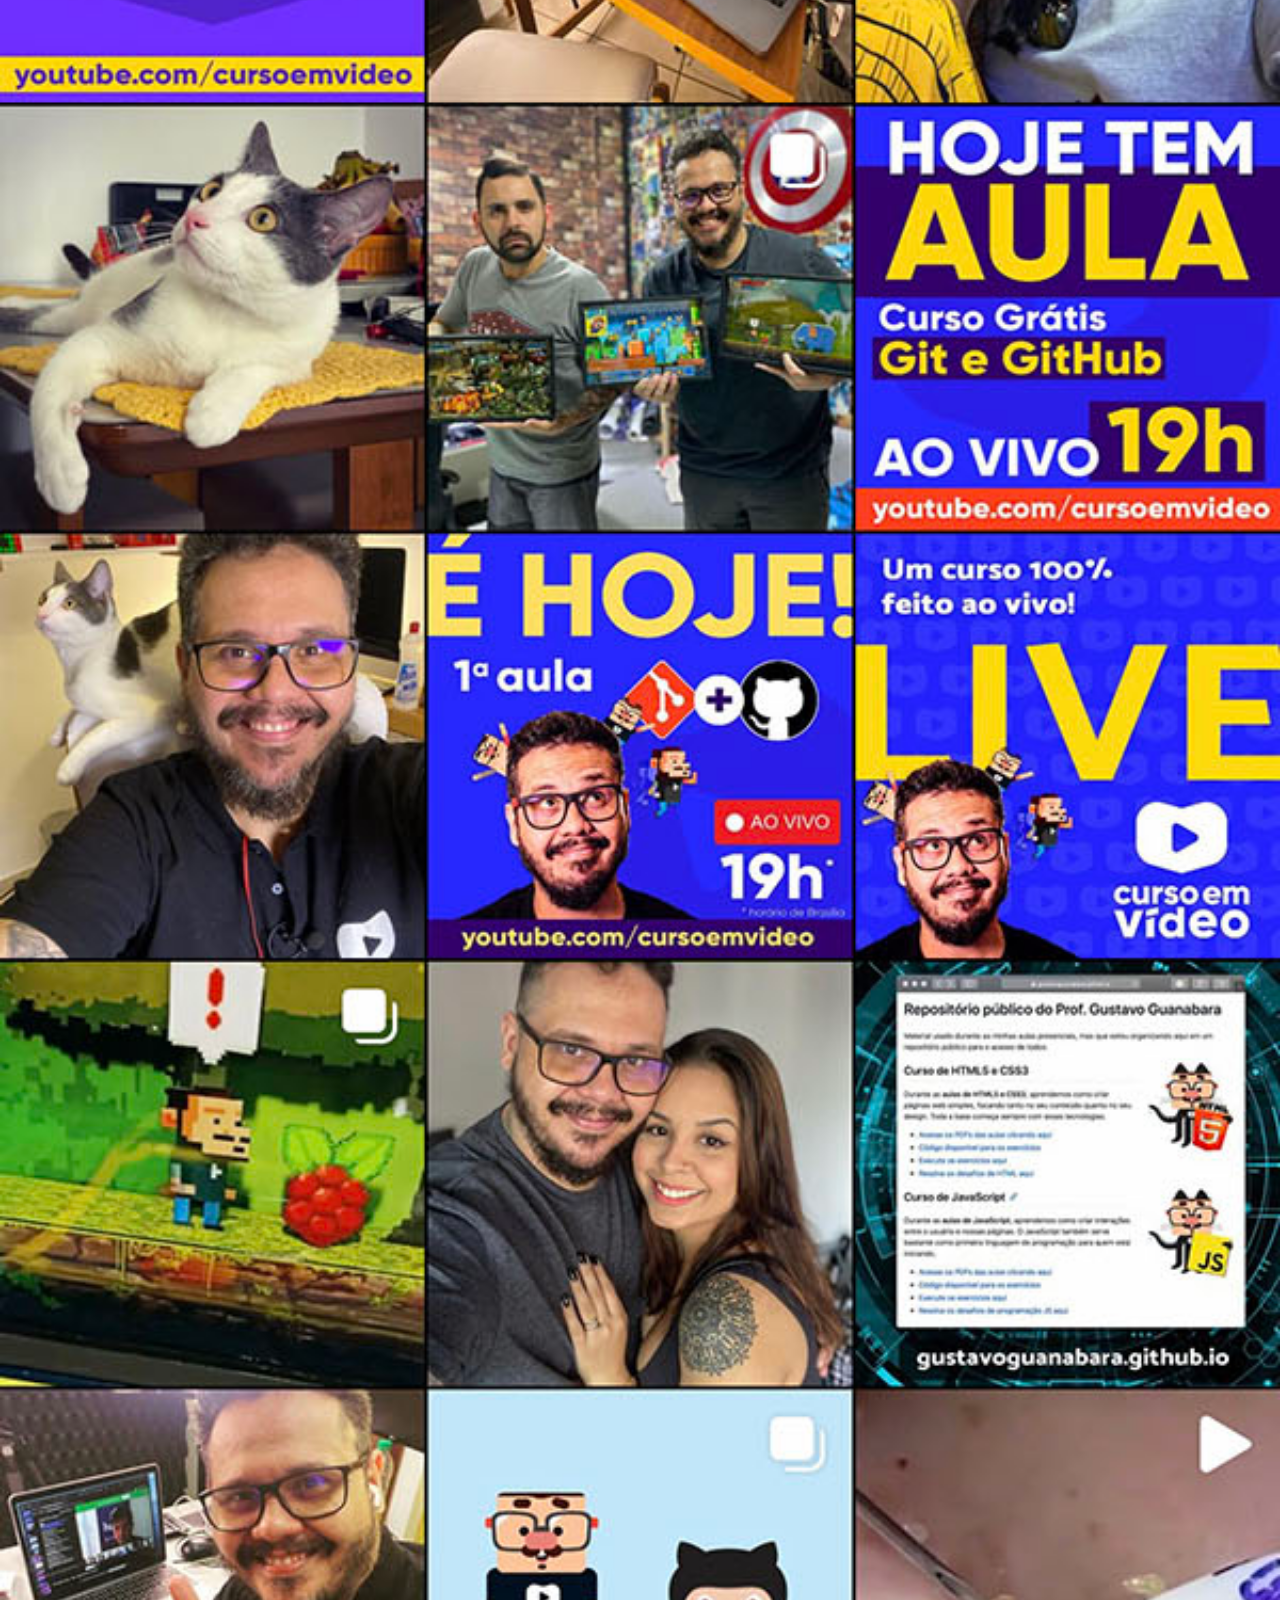
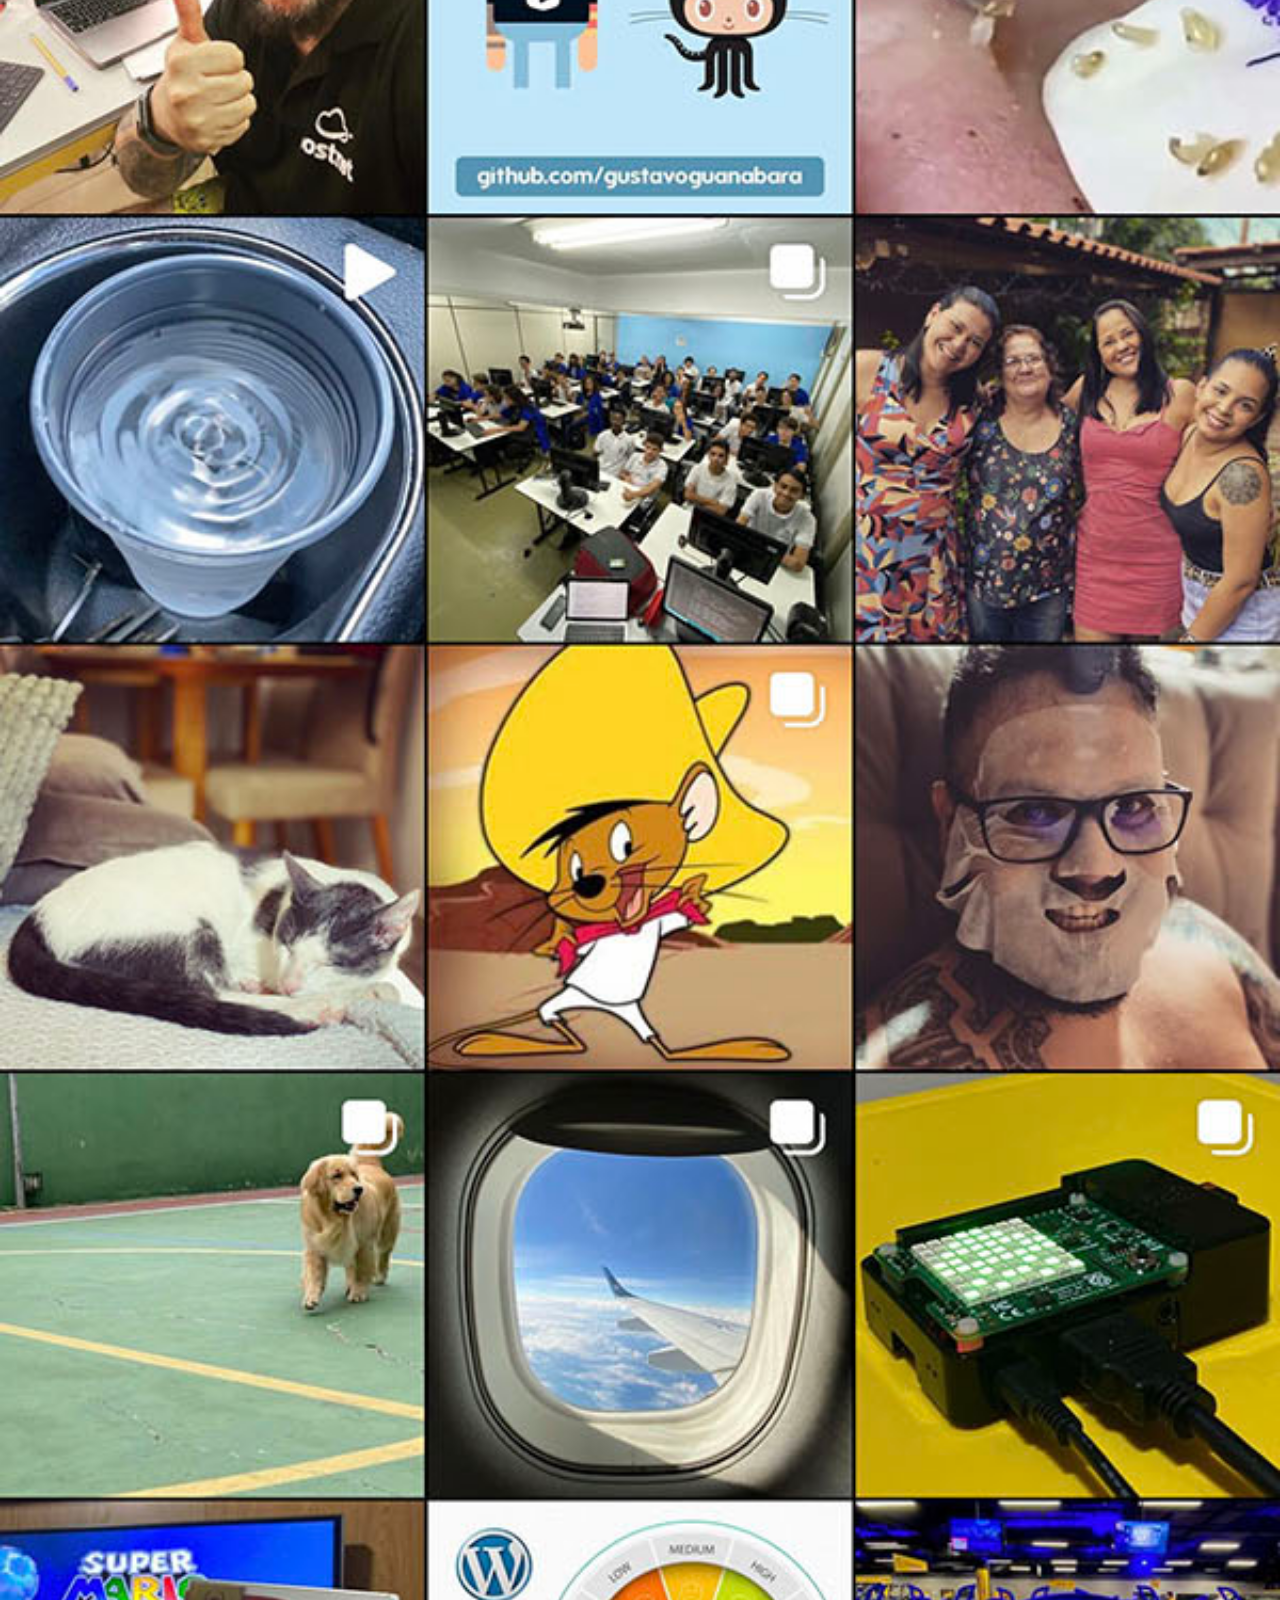
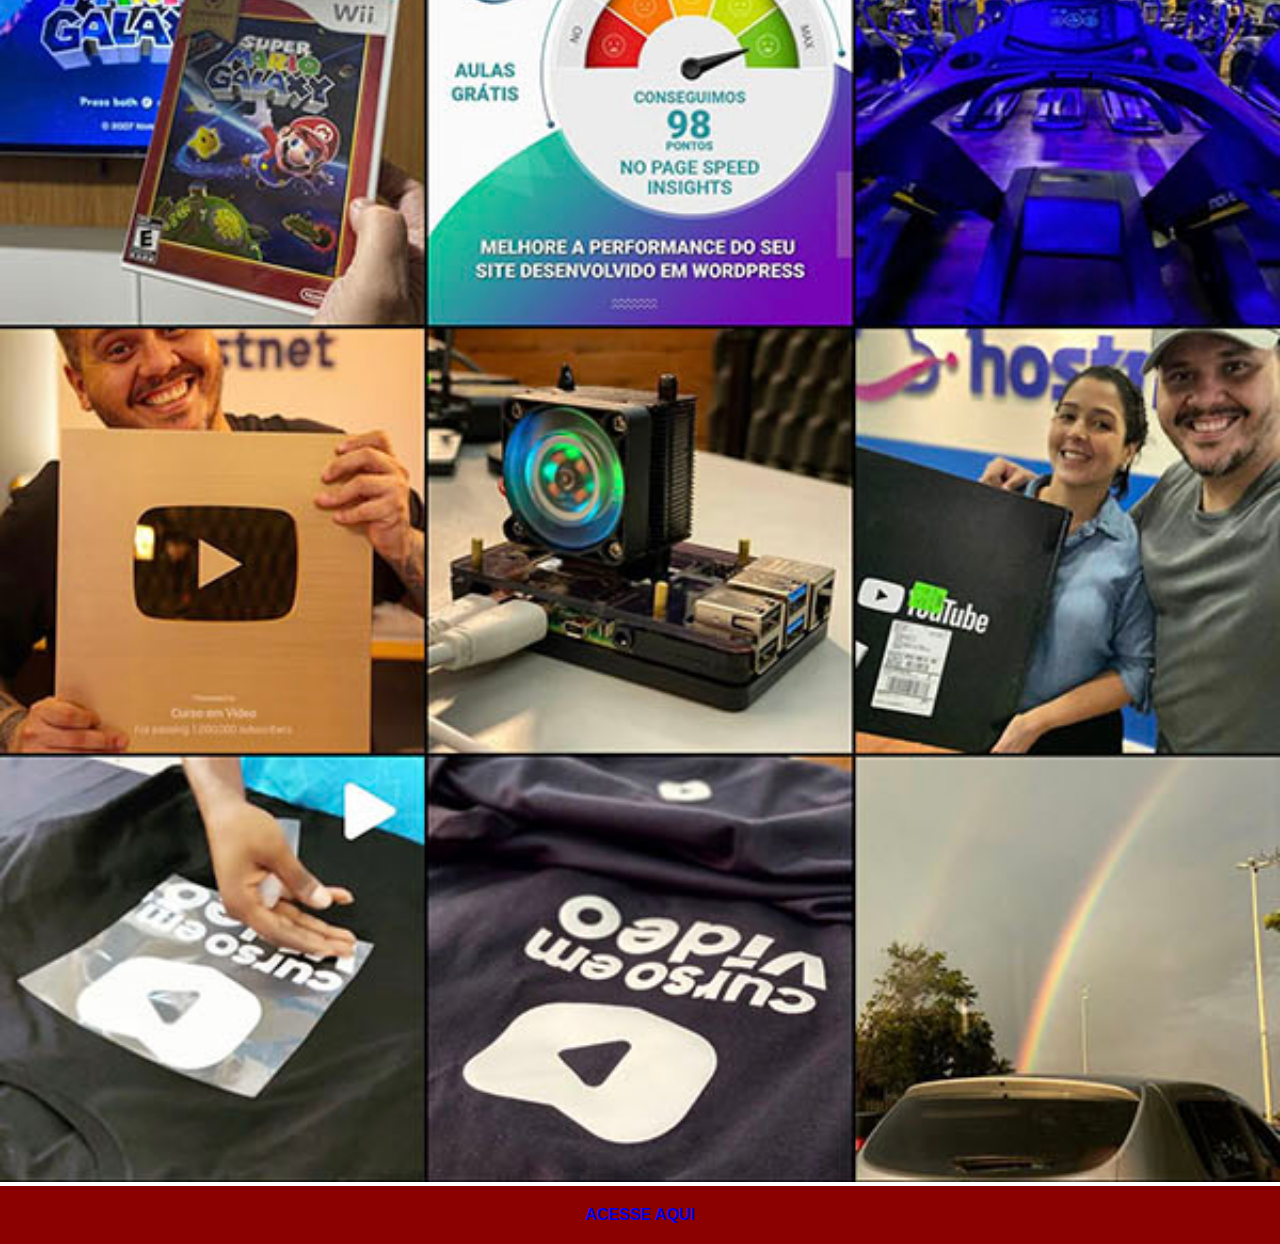
<file: instagram.html>
<!DOCTYPE html>
<html lang="pt-BR">
<head>
    <meta charset="UTF-8">
    <meta name="viewport" content="width=device-width, initial-scale=1.0">
    <link rel="stylesheet" href="estilos/social.css">
    <title>Instagram</title>
</head>
<body>
    <img src="imagens/tela-instagram.jpg" alt="instagram">
    <a href="https://www.instagram.com/gustavoguanabara/" target="_blank">ACESSE AQUI</a>
</body>
</html>
</file>
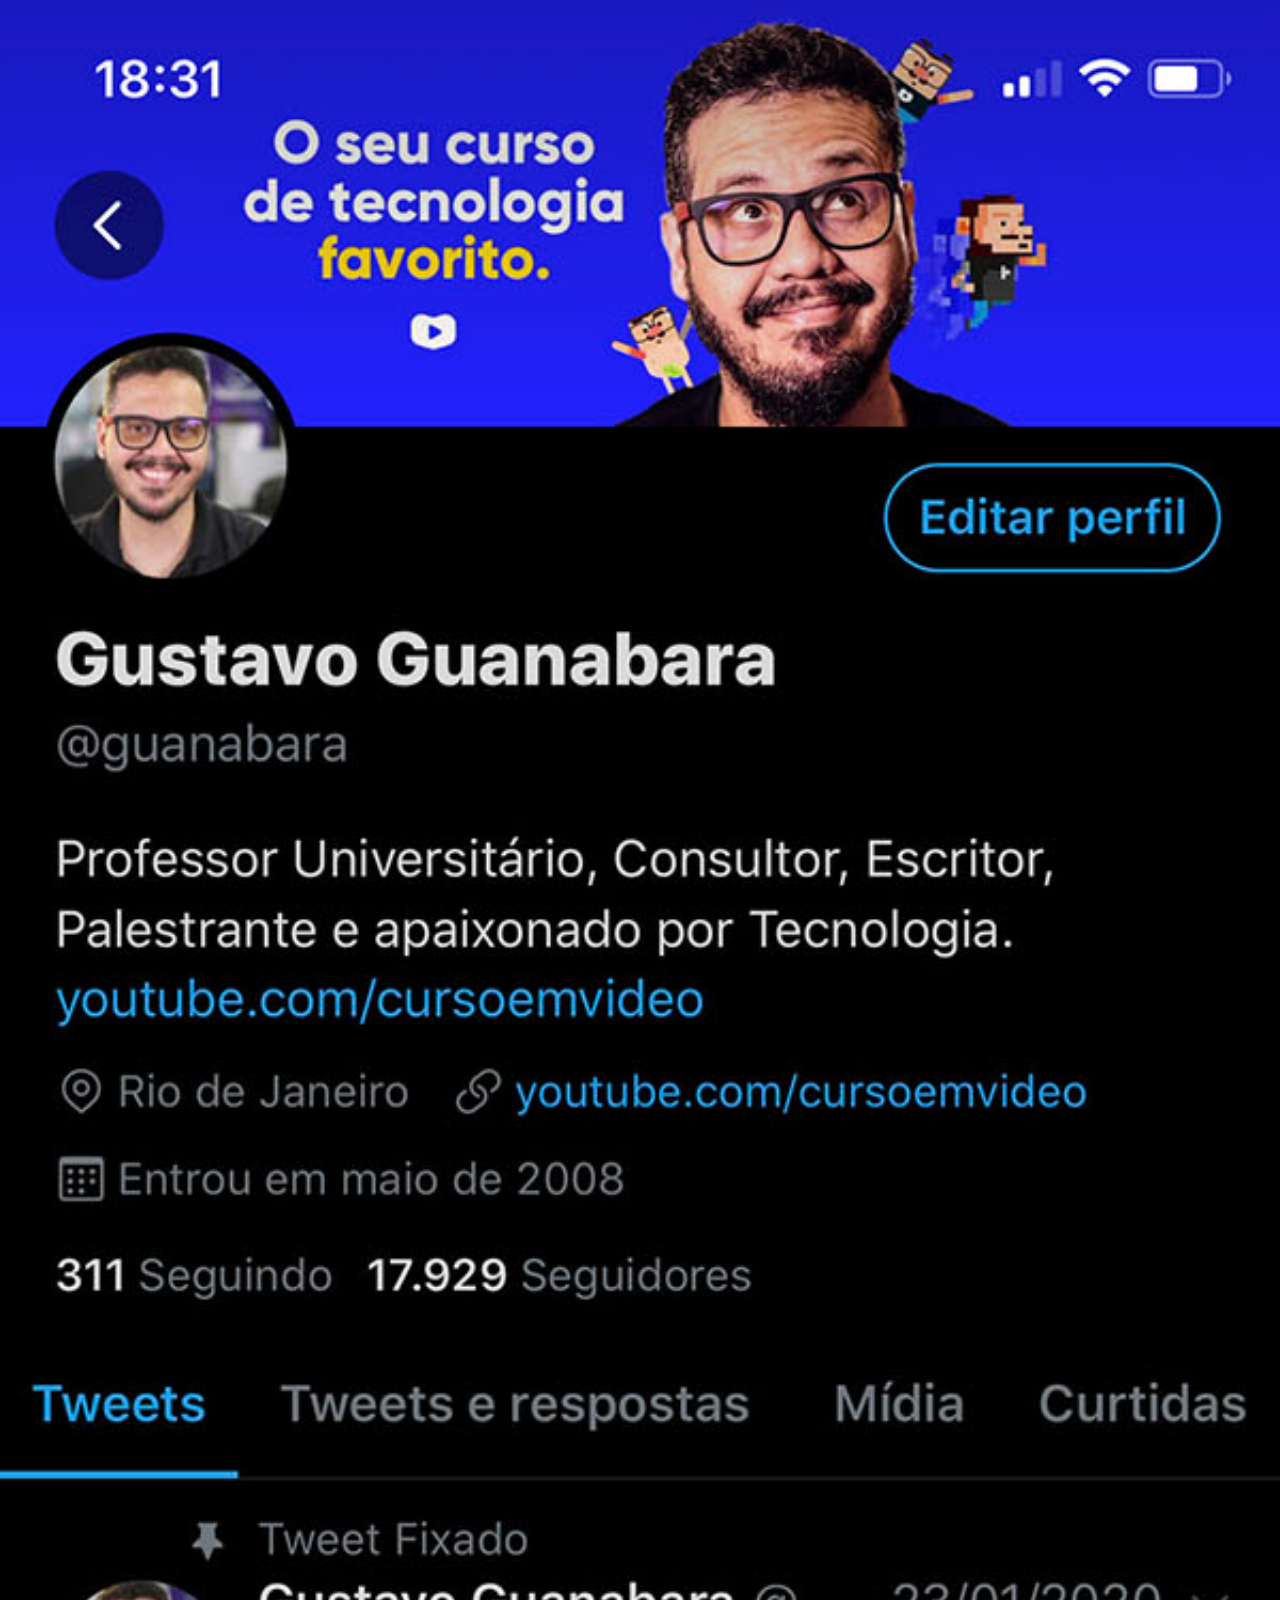
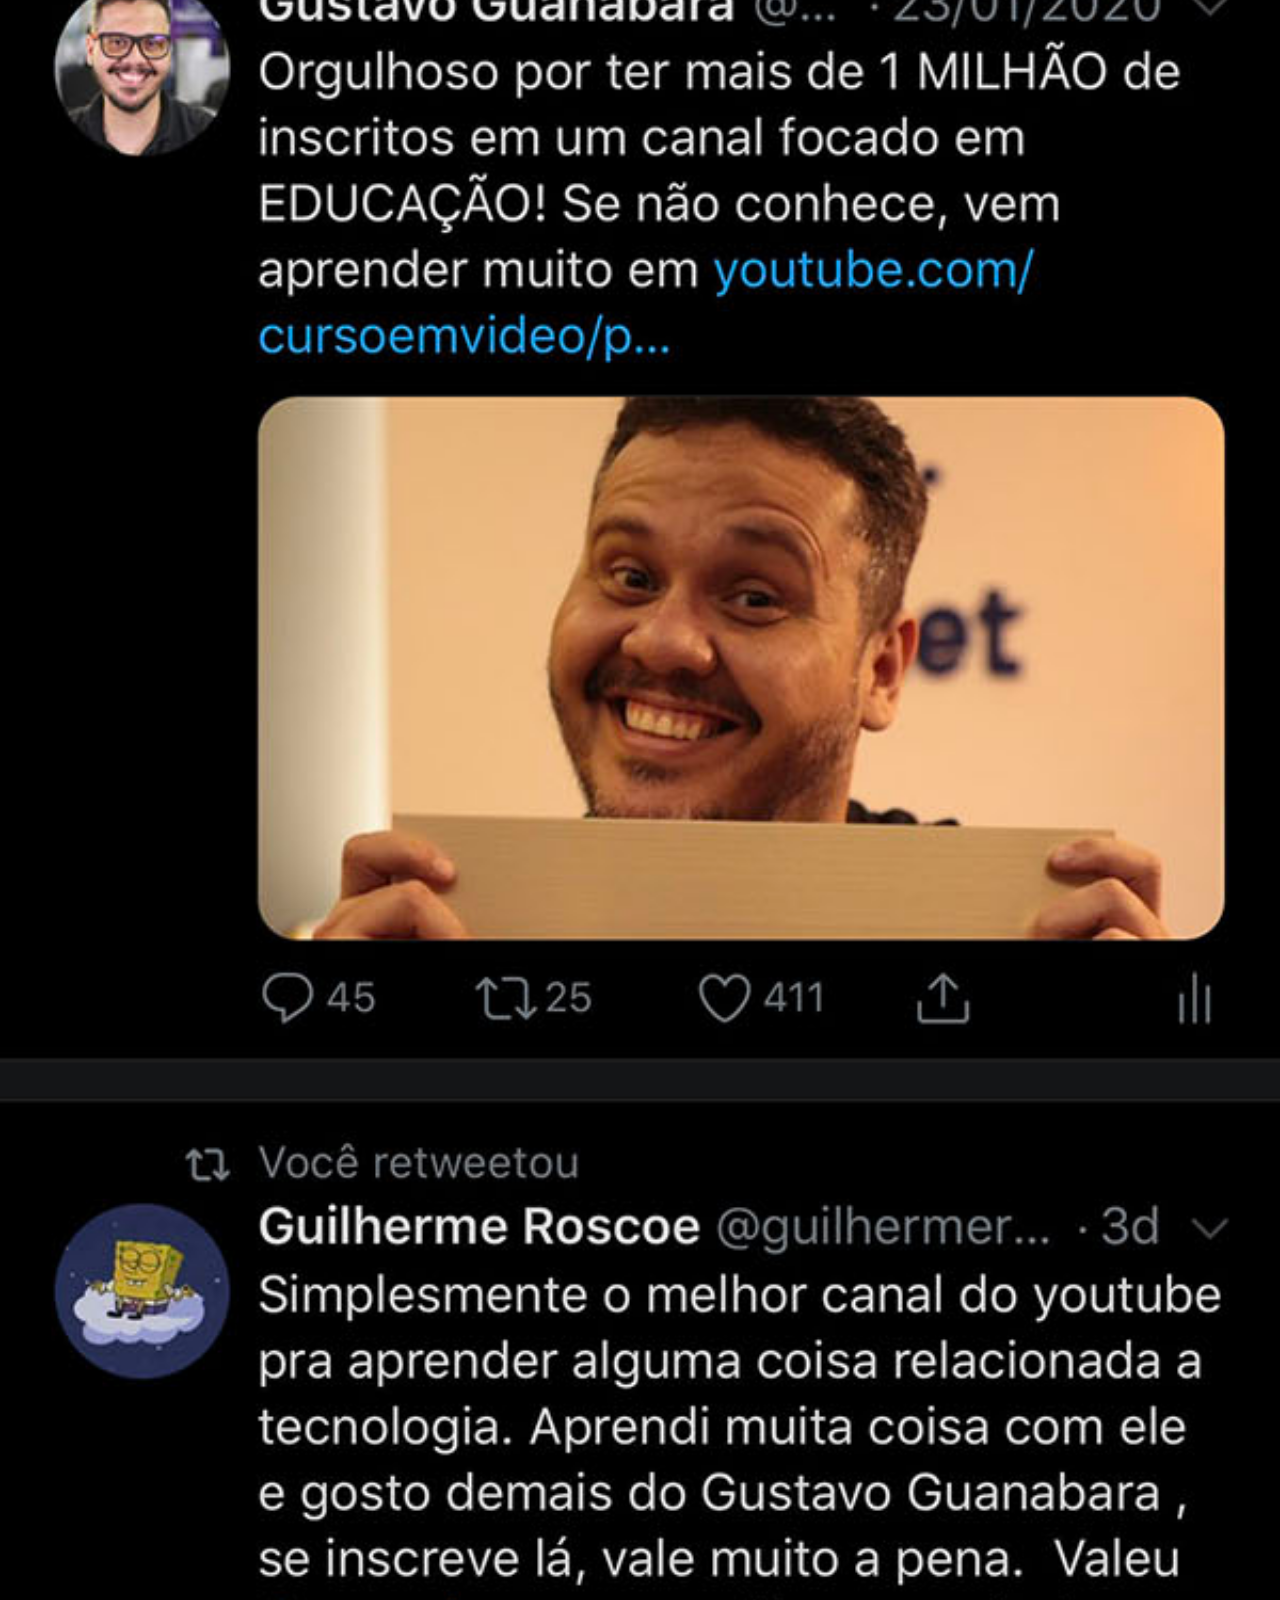
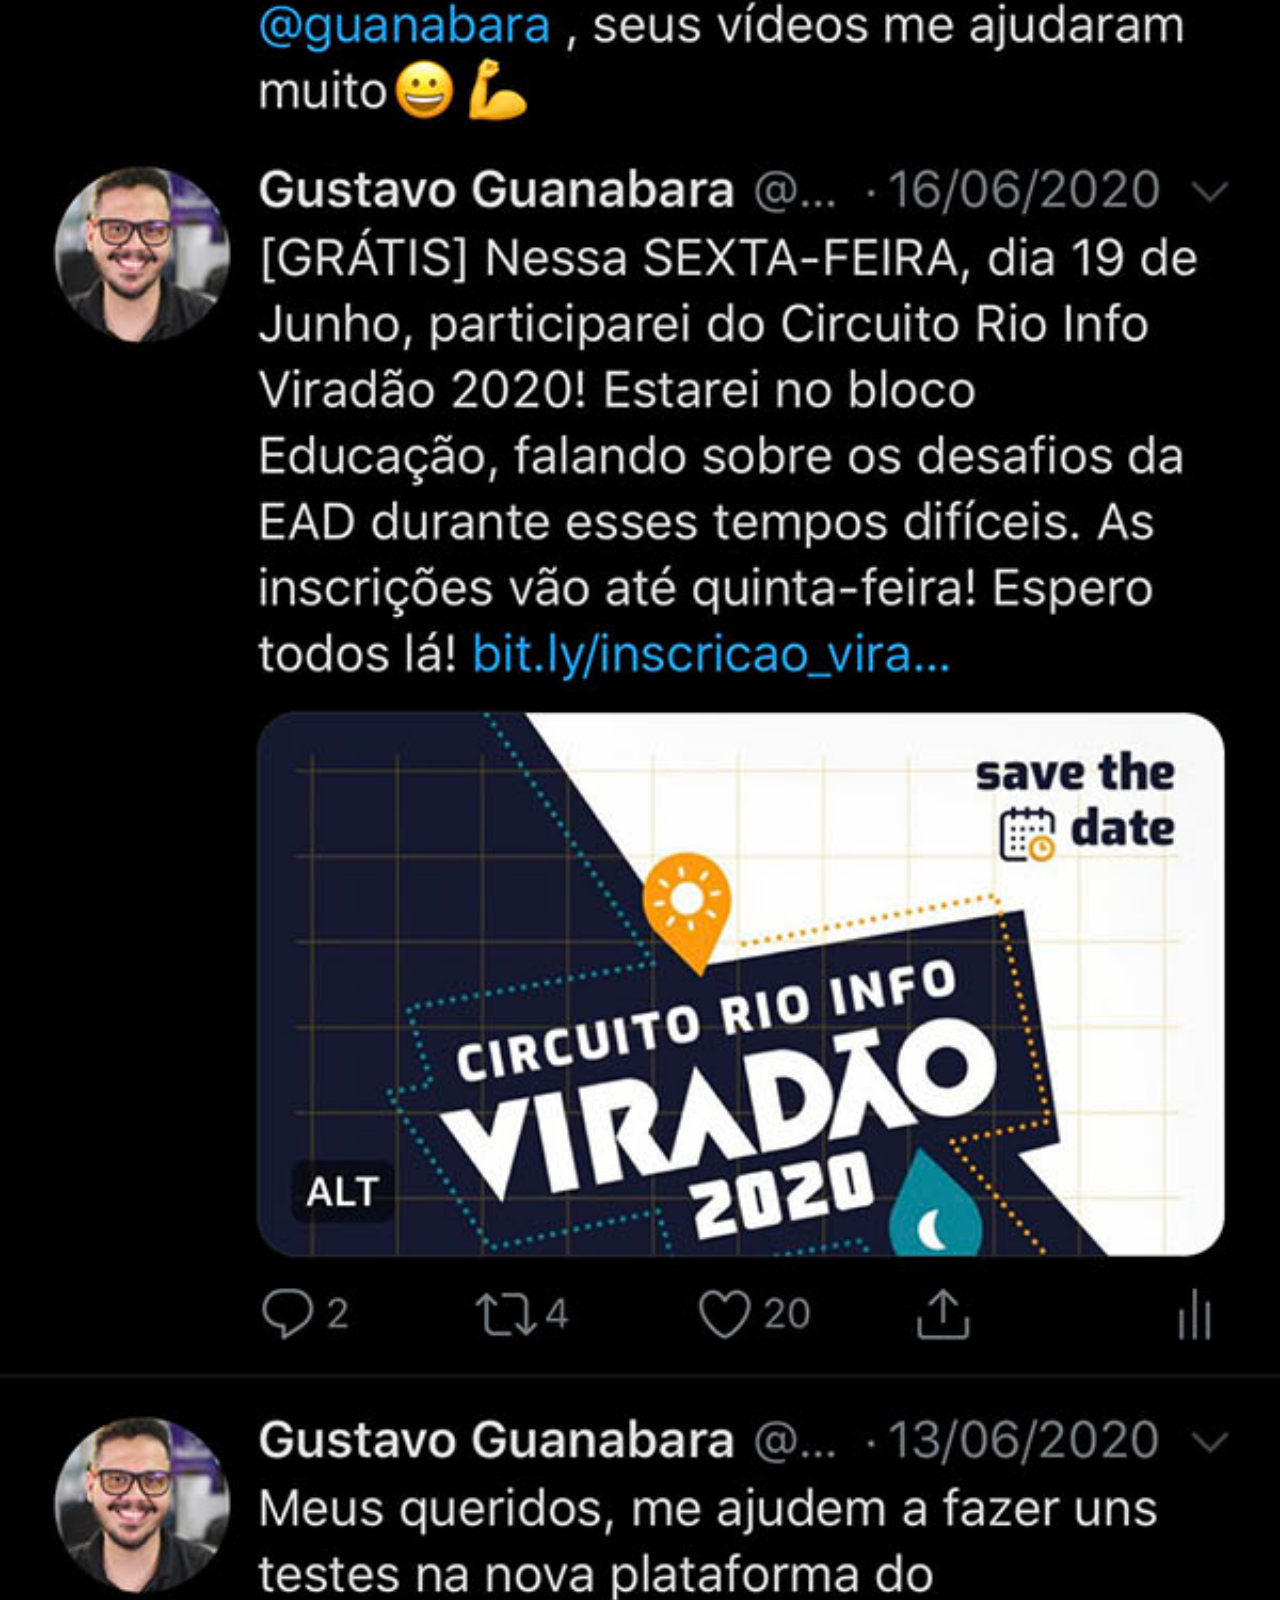
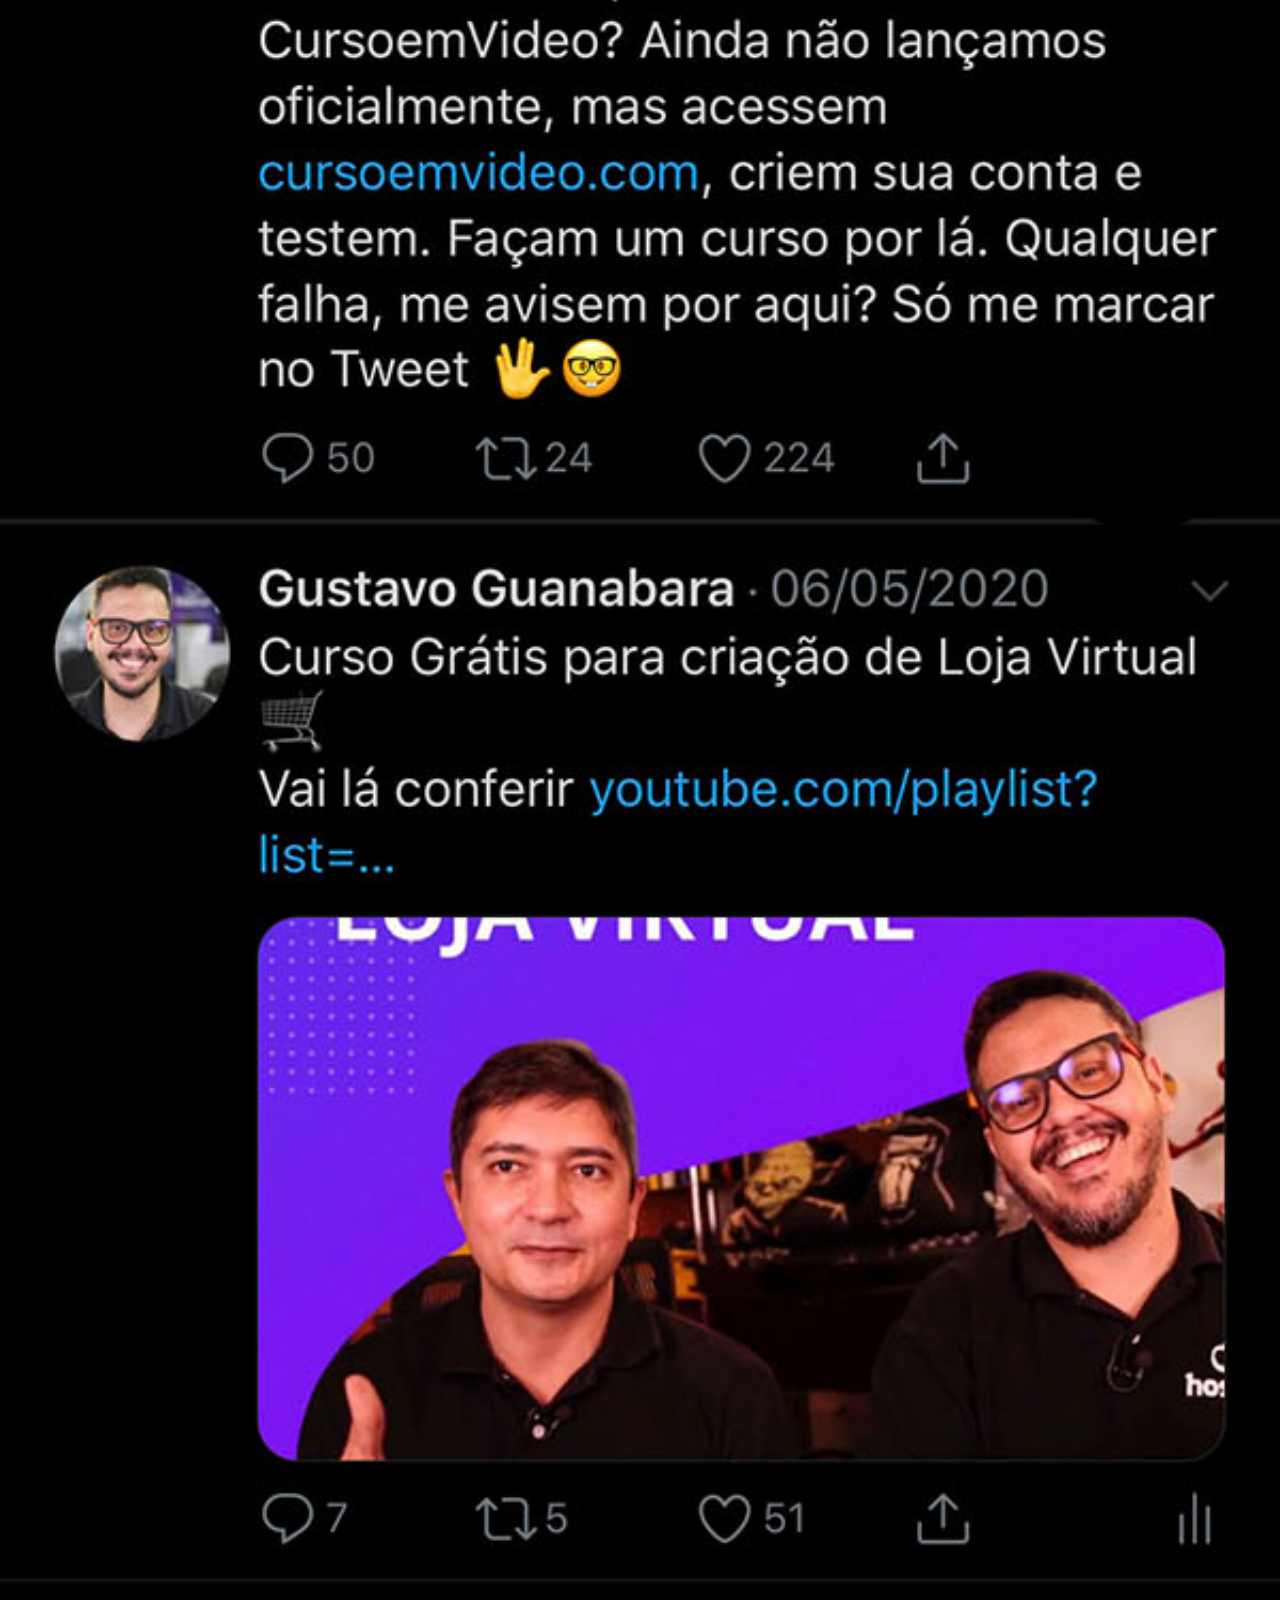
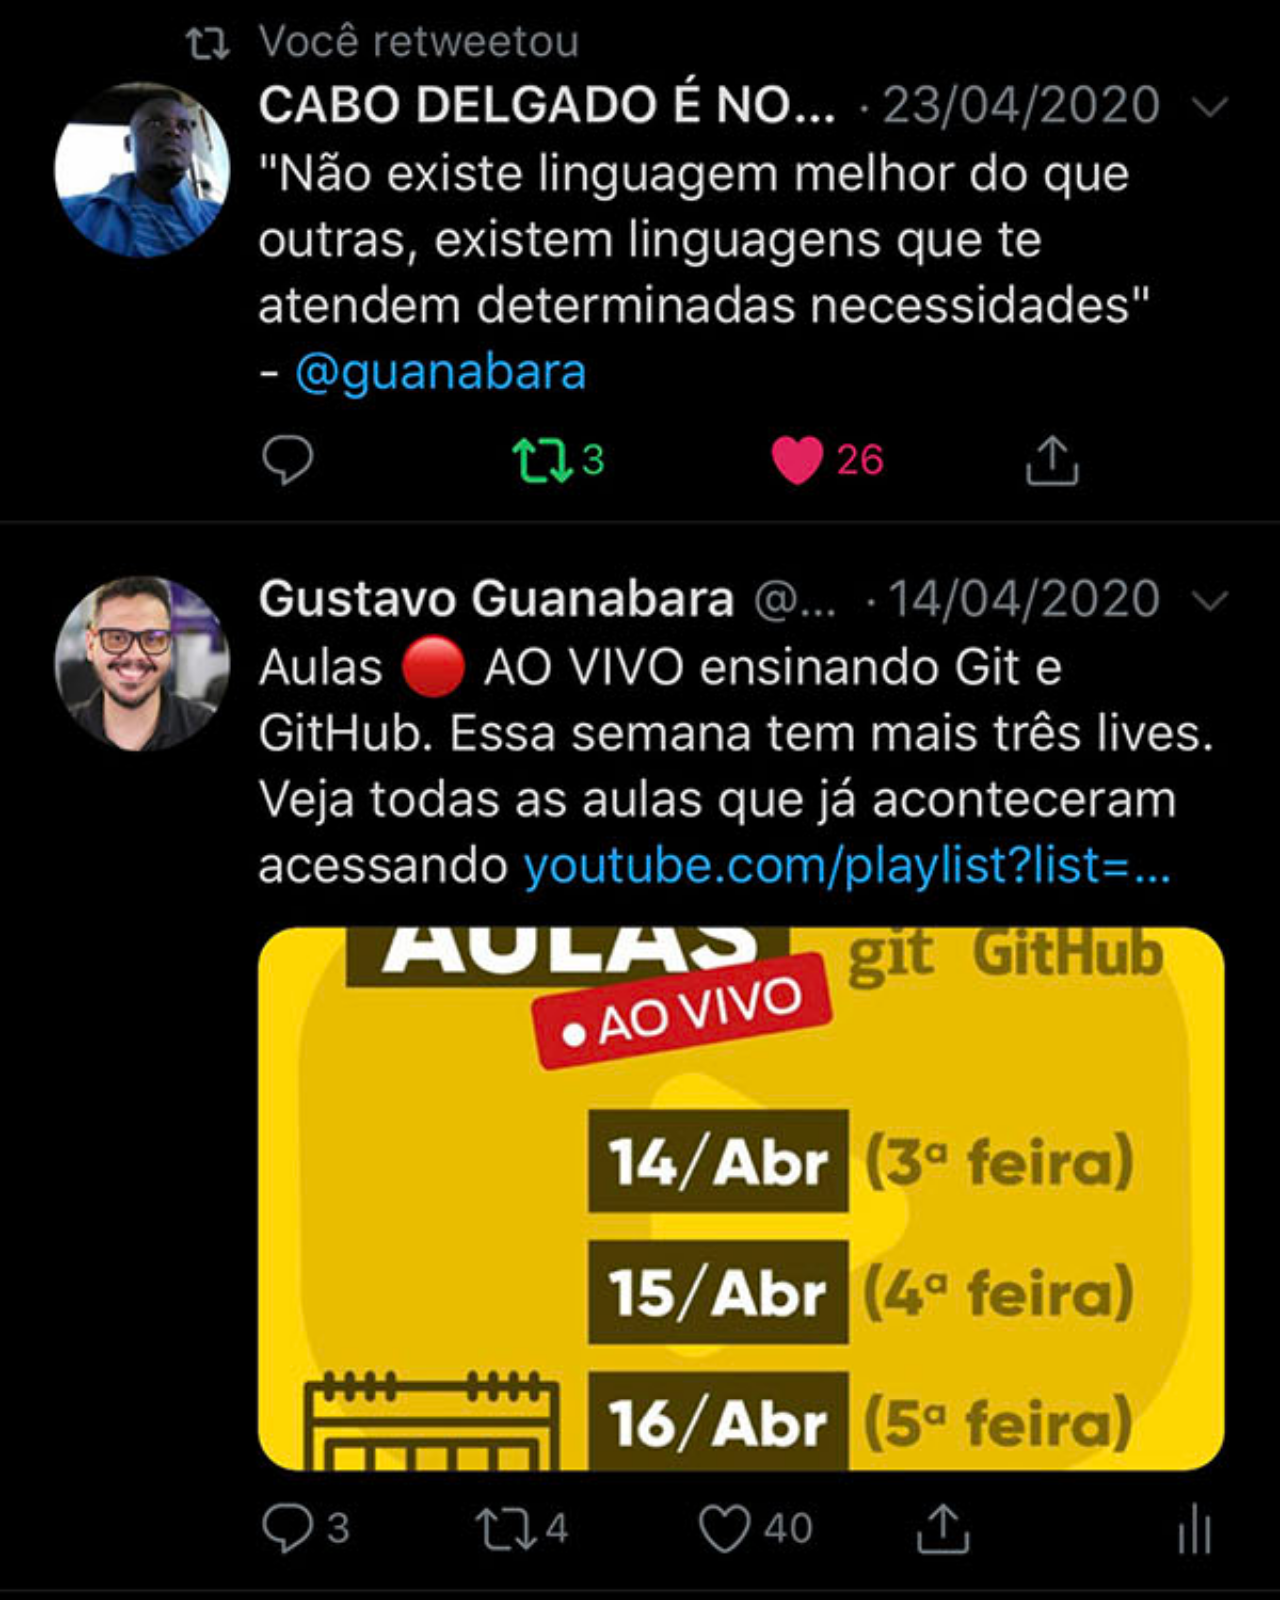
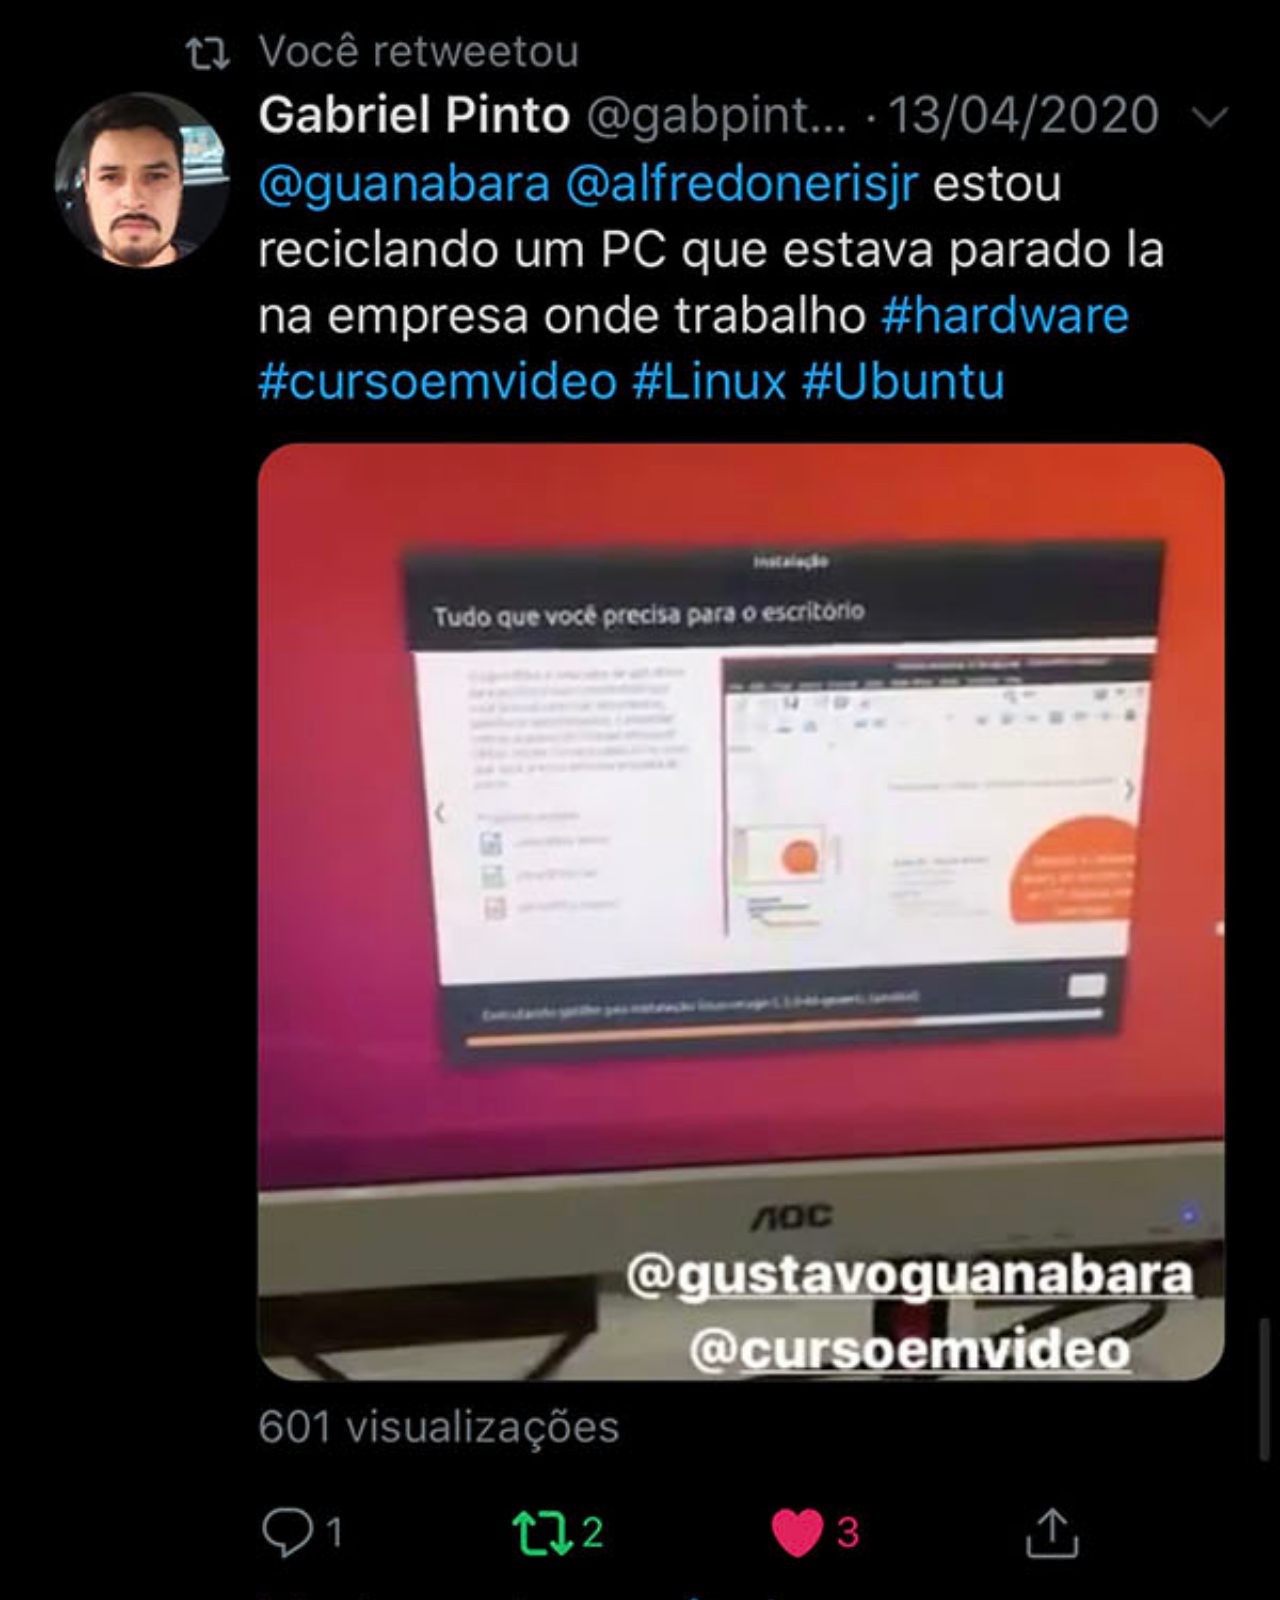
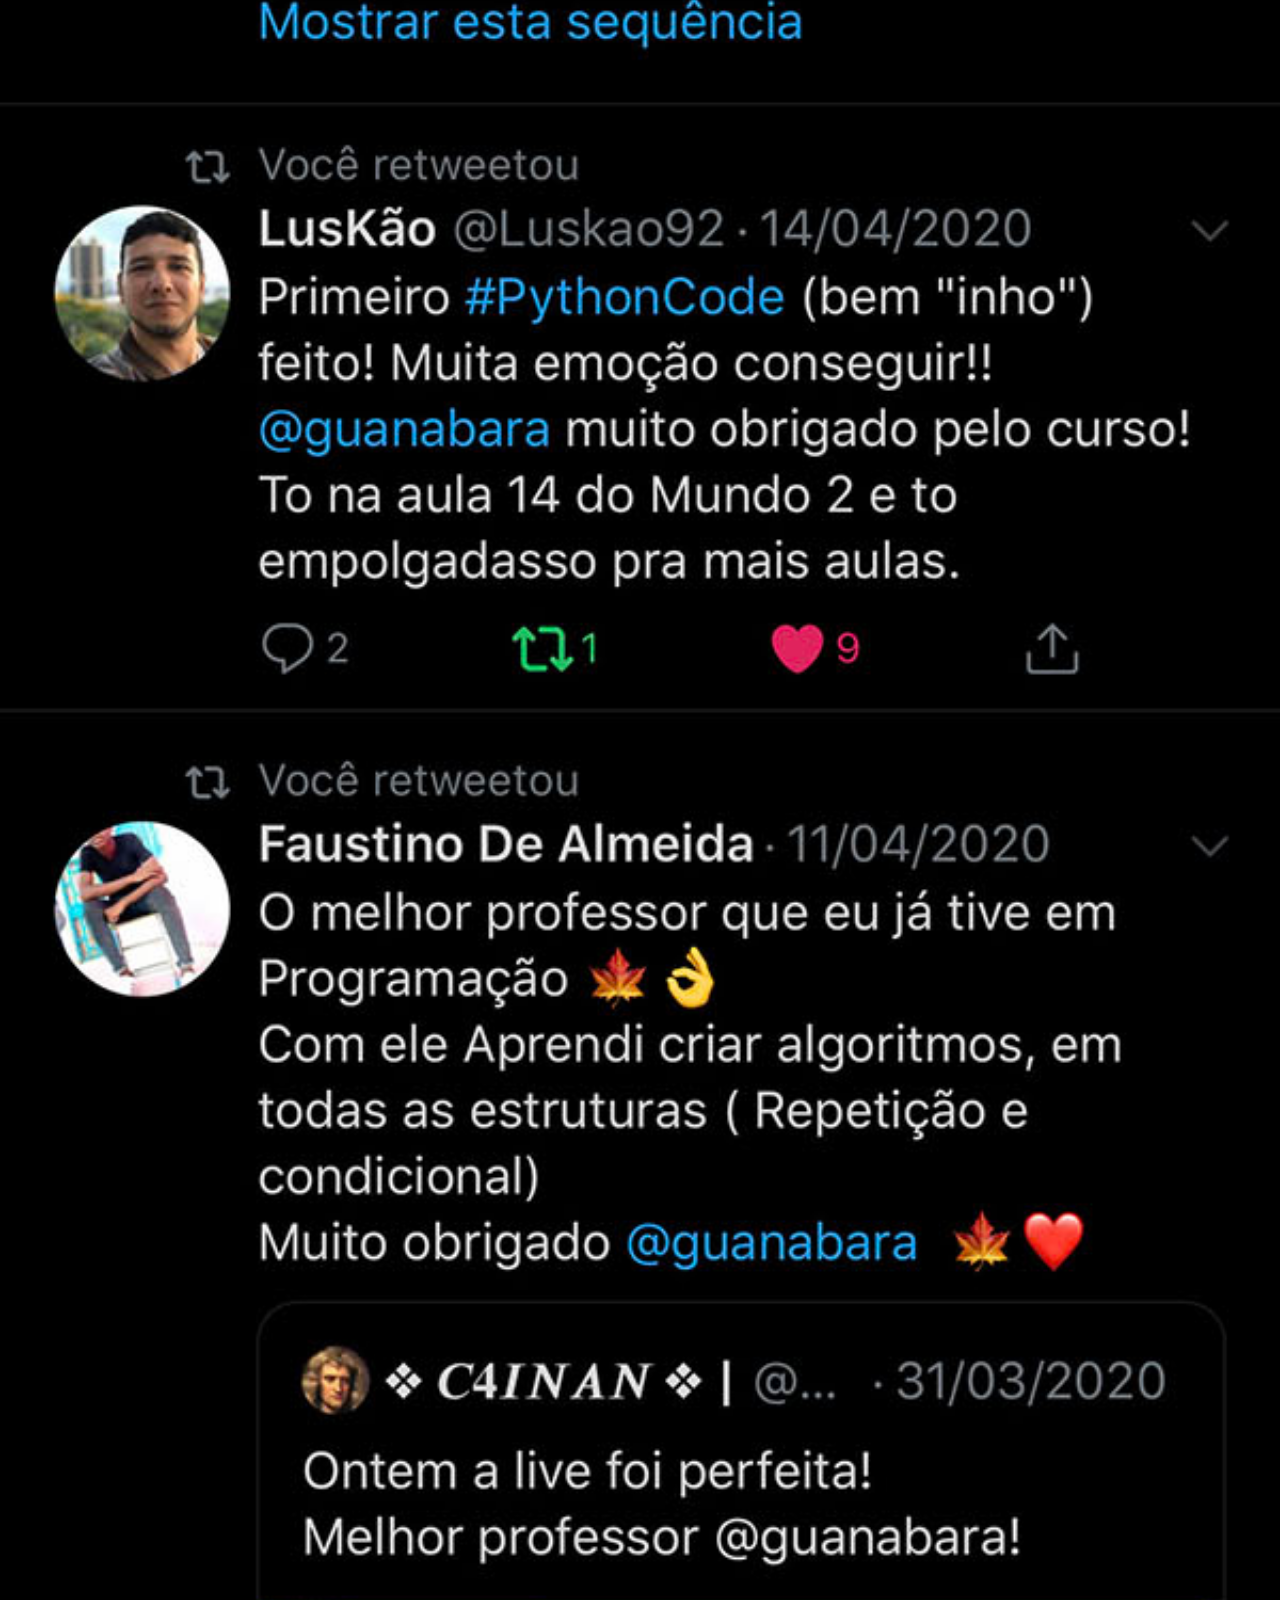
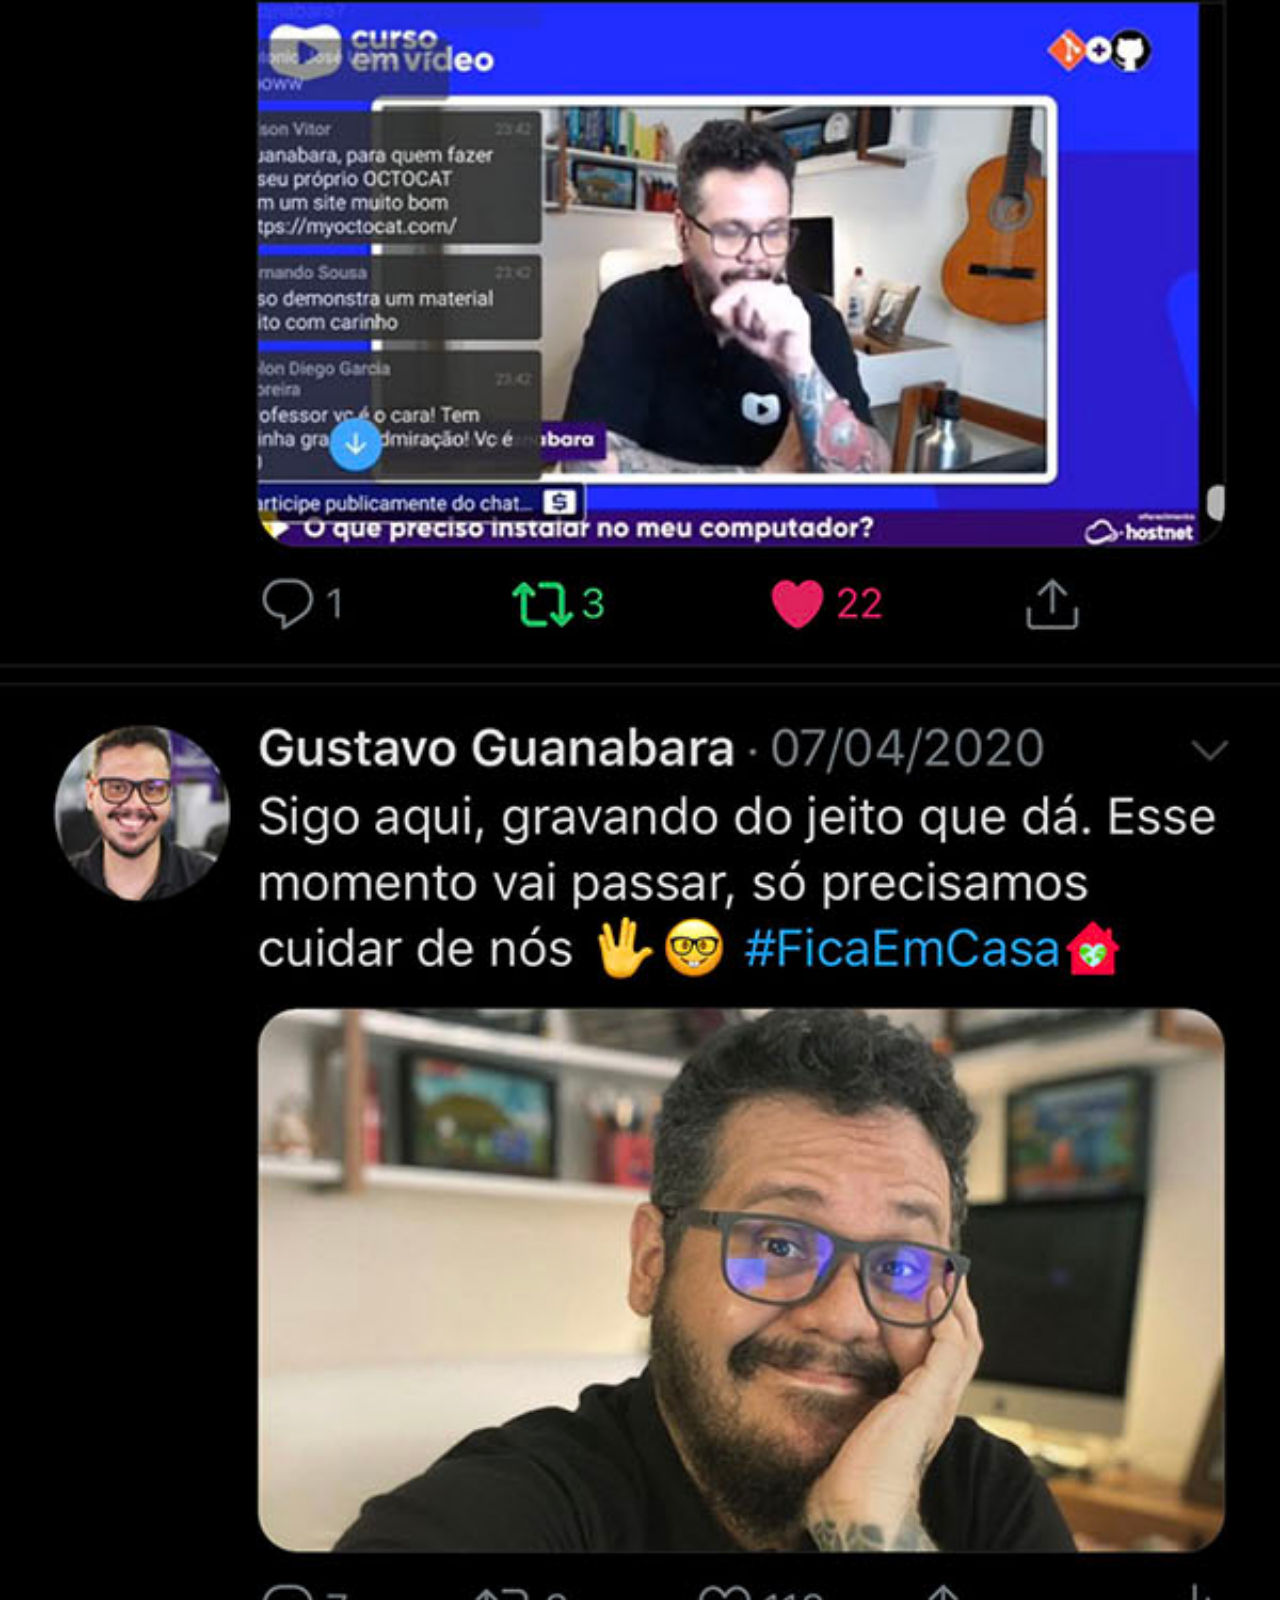
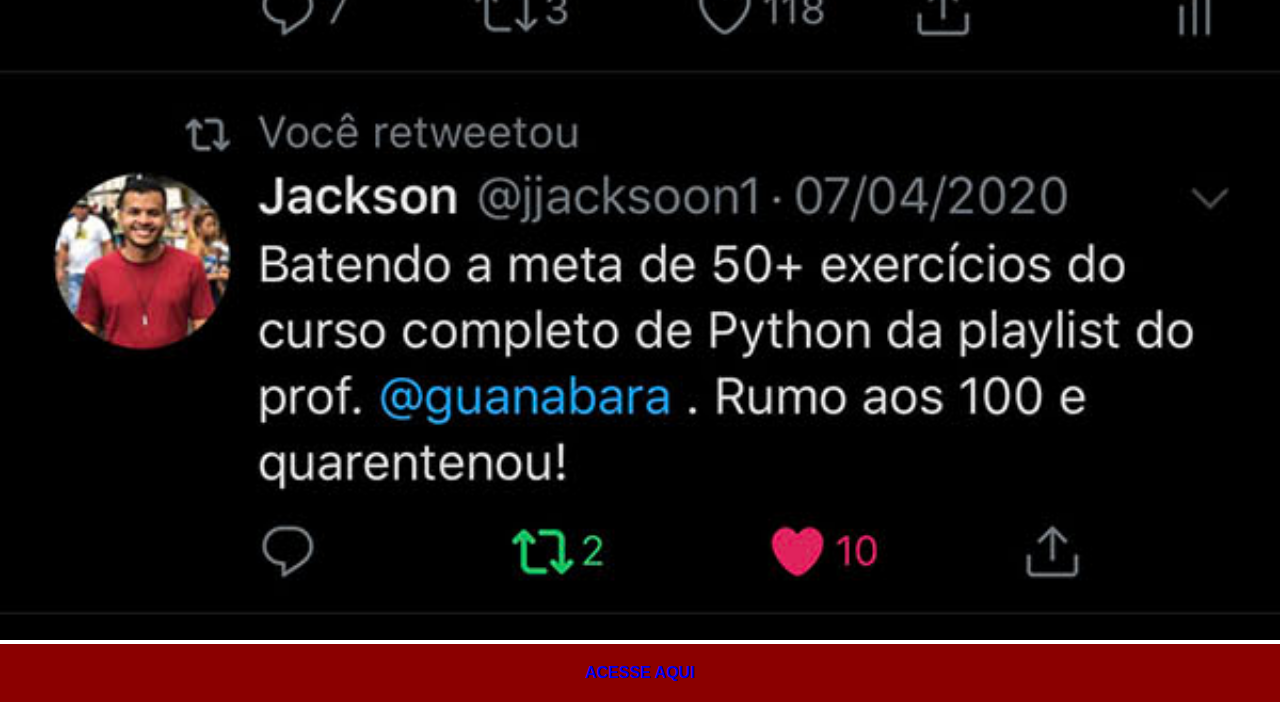
<file: twitter.html>
<!DOCTYPE html>
<html lang="pt-BR">
<head>
    <meta charset="UTF-8">
    <meta name="viewport" content="width=device-width, initial-scale=1.0">
    <link rel="stylesheet" href="estilos/social.css">
    <title>Twitter</title>
</head>
<body>
    <img src="imagens/tela-twitter.jpg" alt="twitter">
    <a href="https://twitter.com/gustavoguanabara" target="_blank">ACESSE AQUI</a>
</body>
</html>
</file>
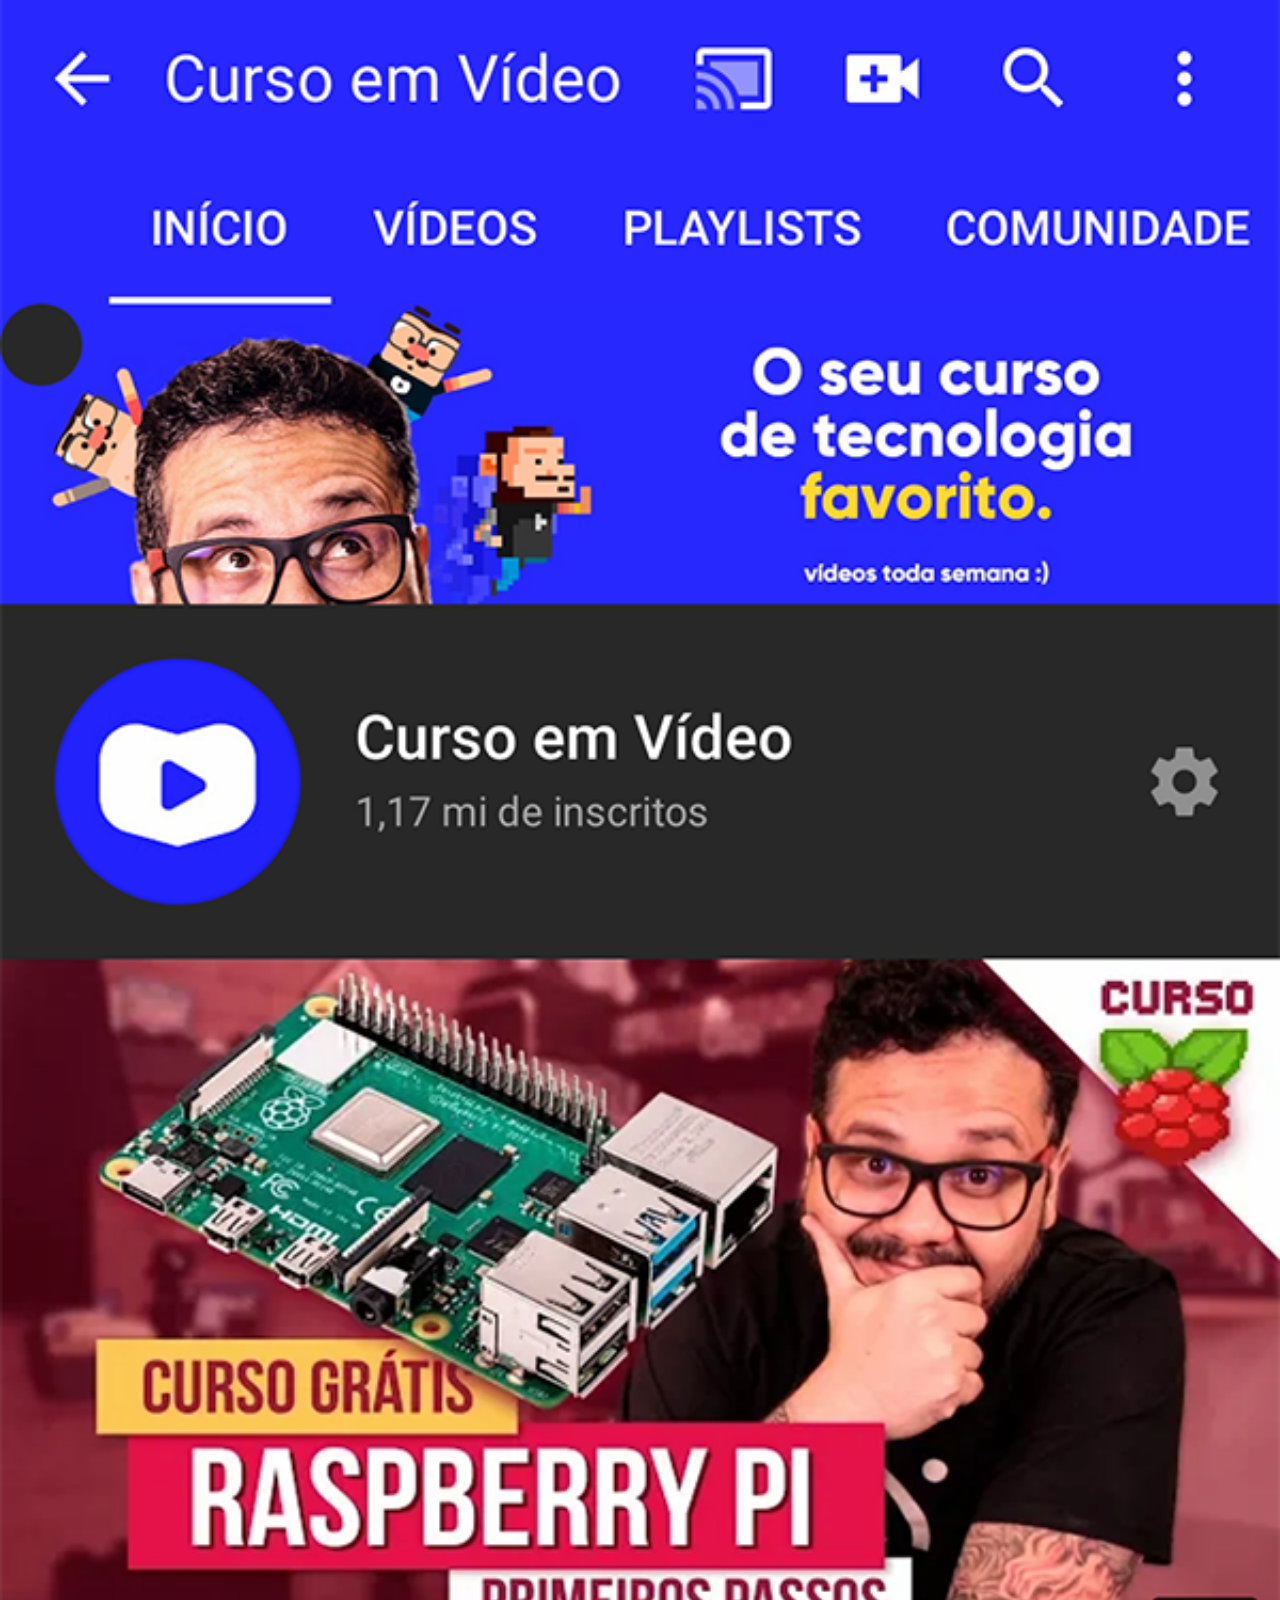
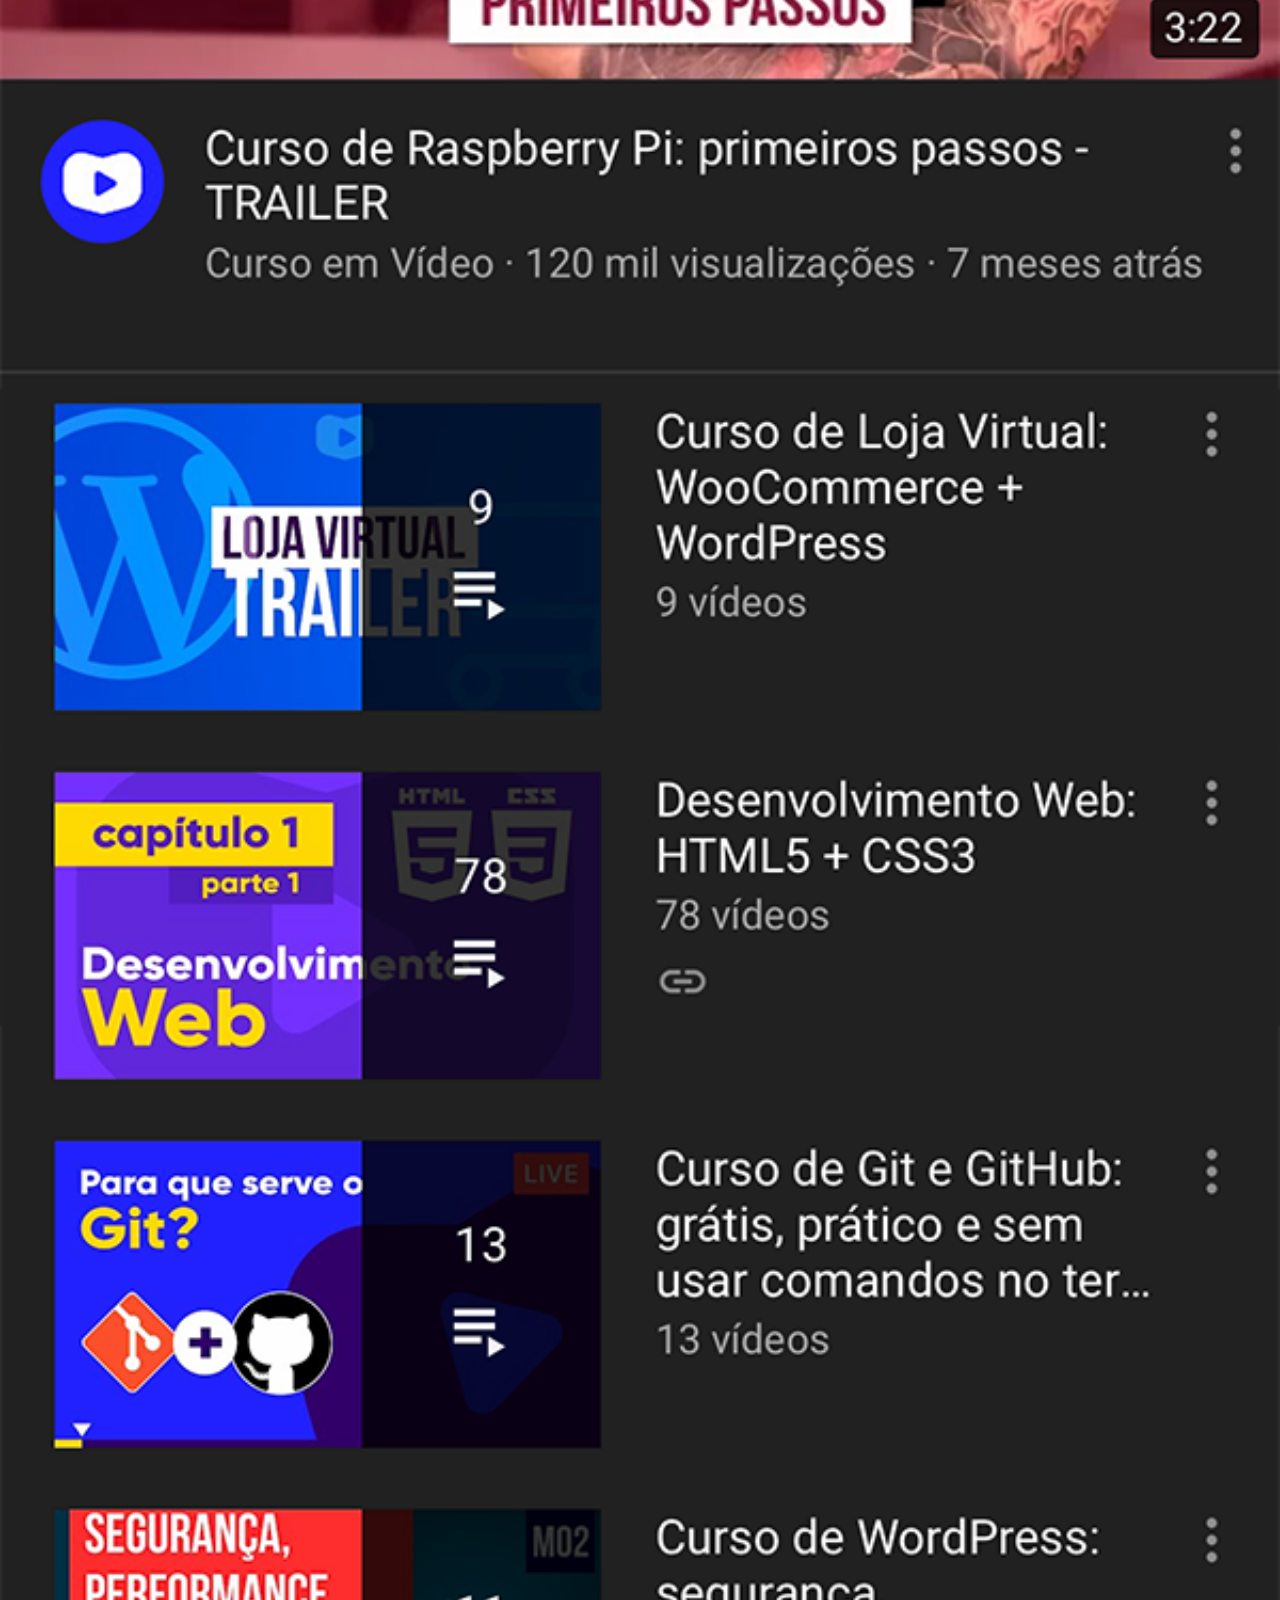
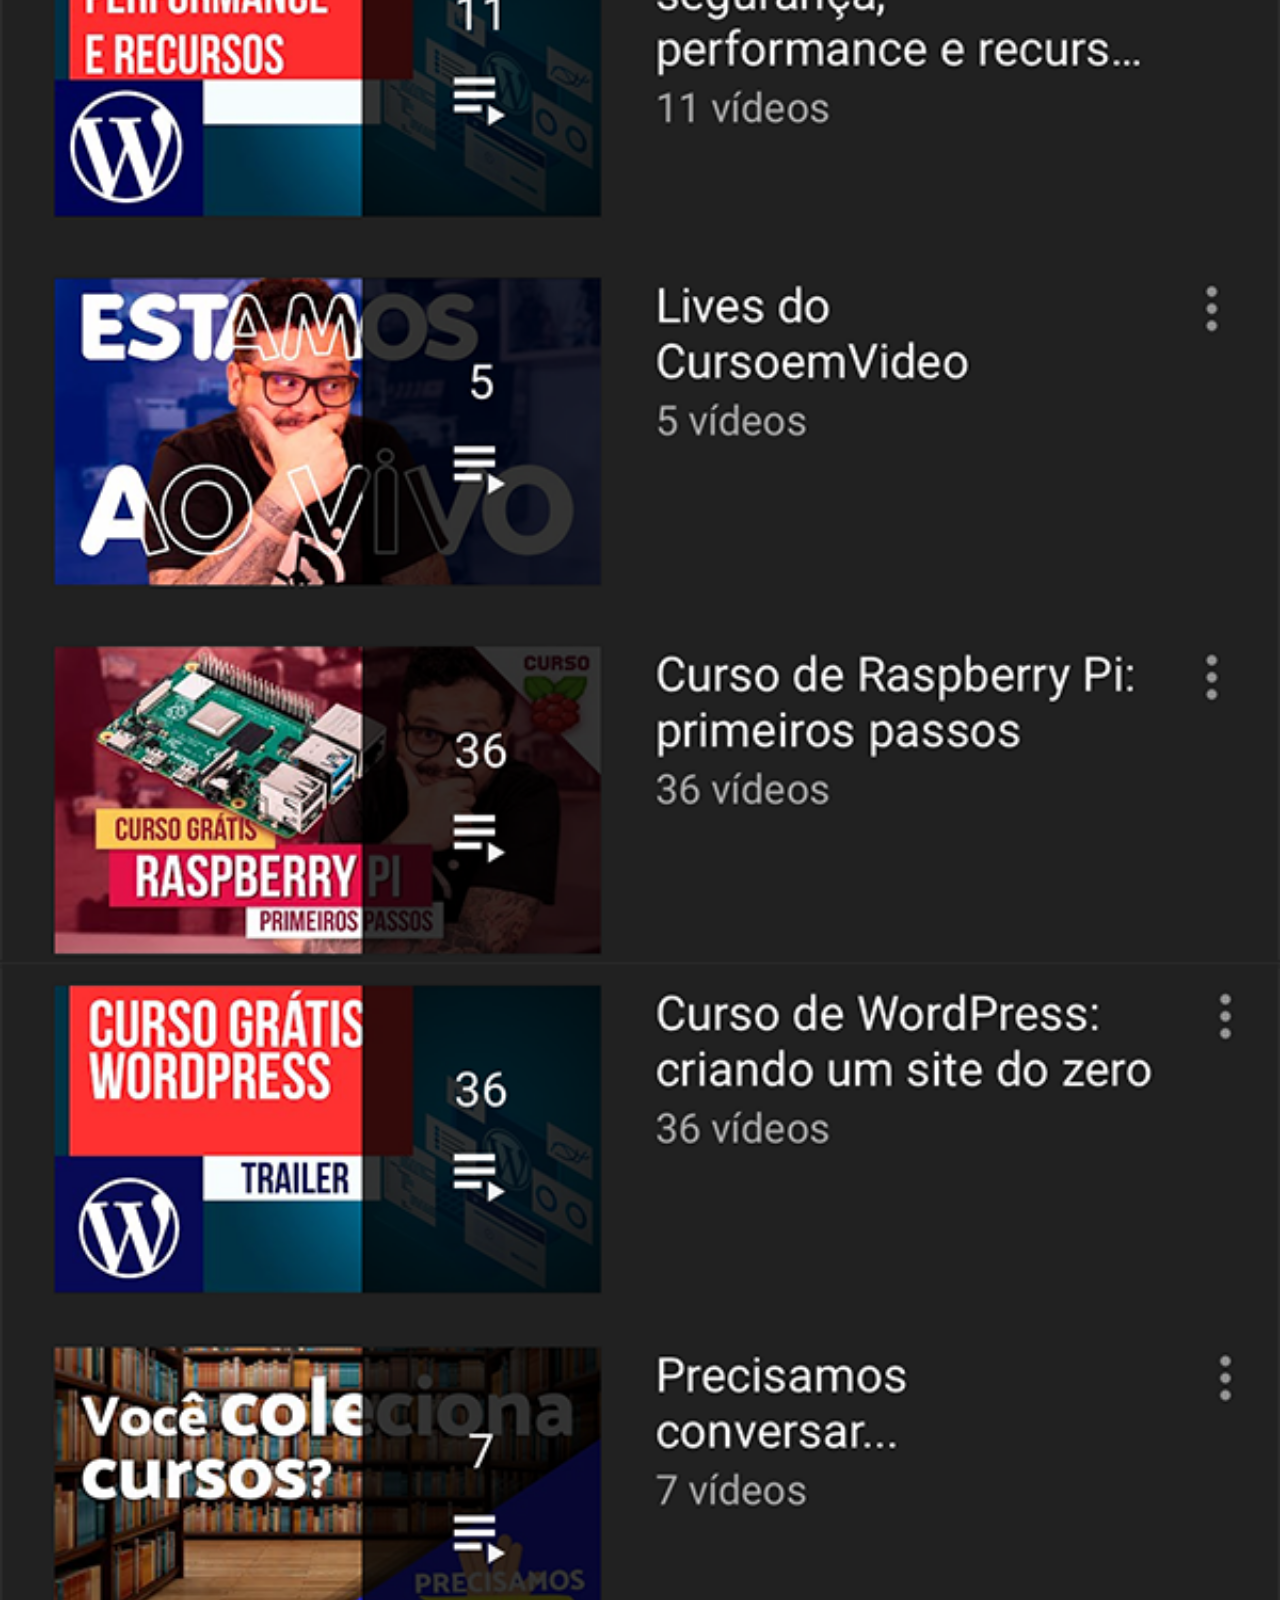
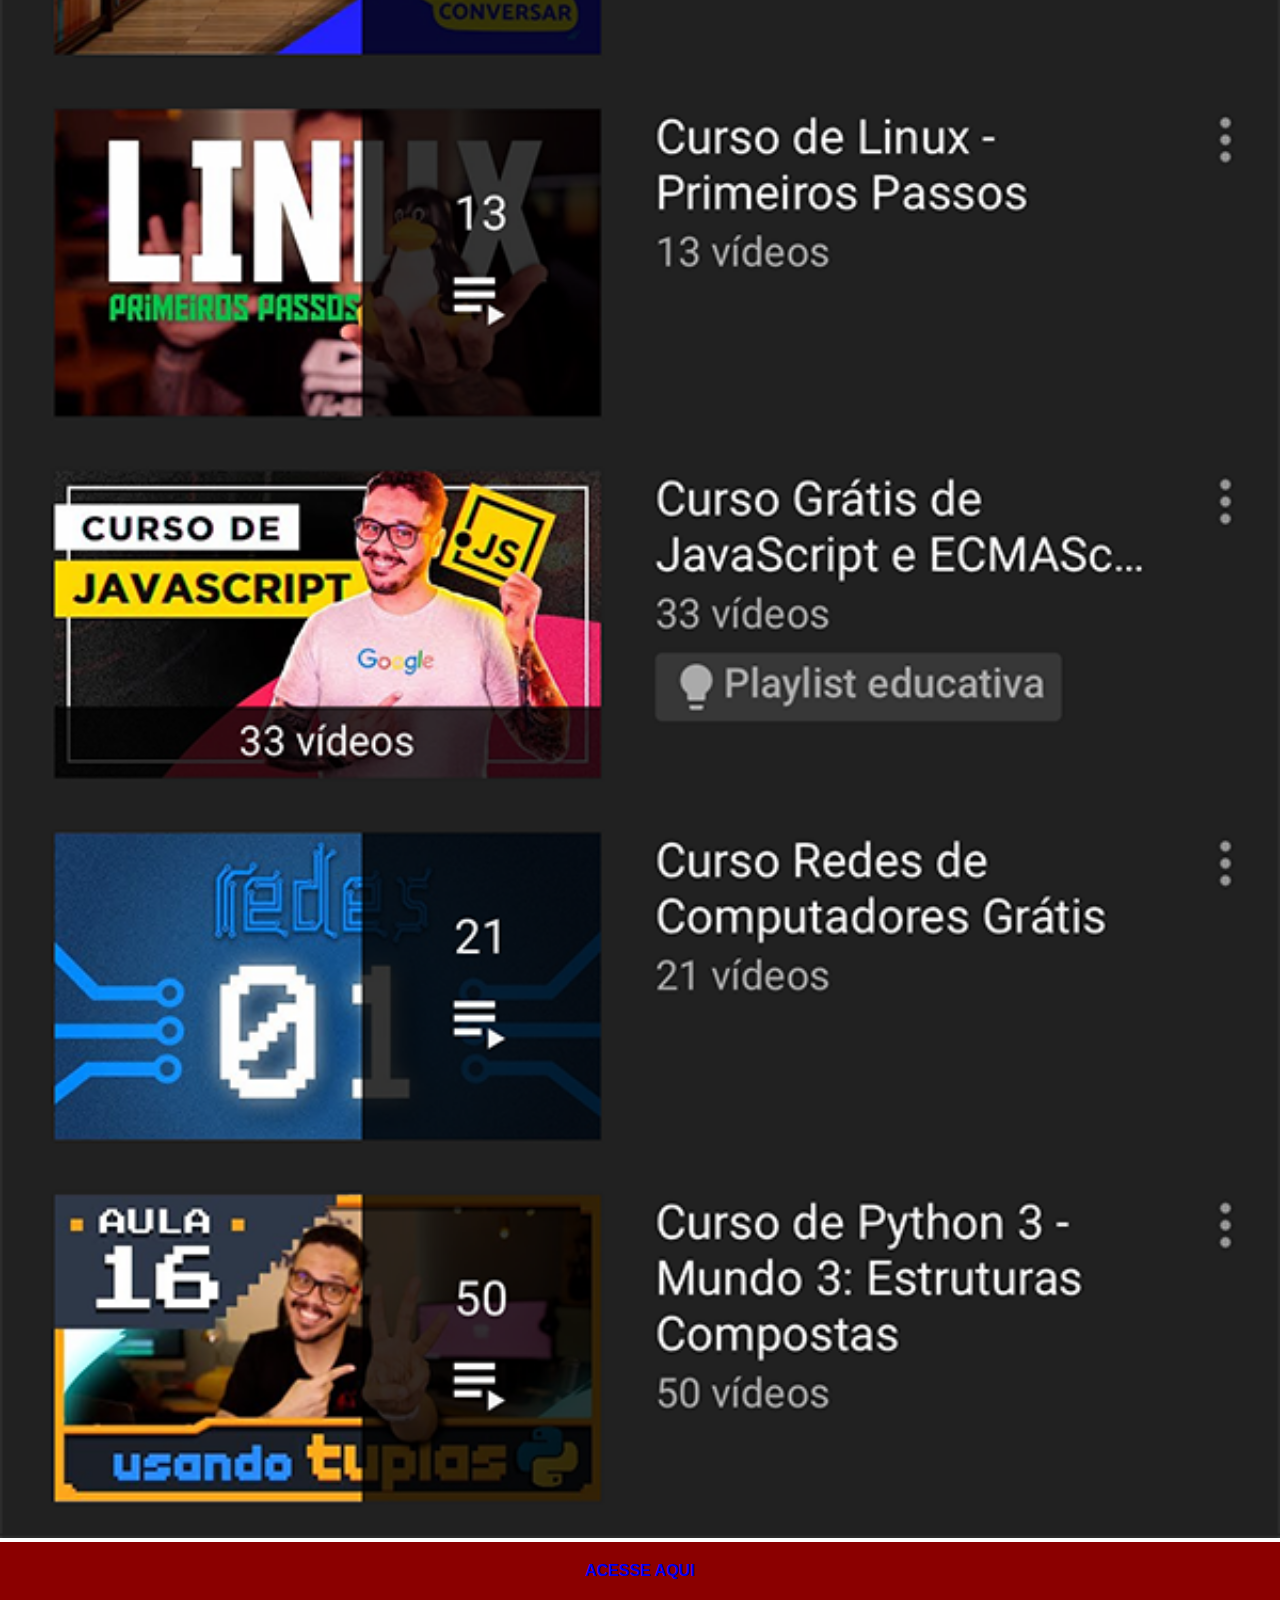
<file: youtube.html>
<!DOCTYPE html>
<html lang="pt-BR">
<head>
    <meta charset="UTF-8">
    <meta name="viewport" content="width=device-width, initial-scale=1.0">
    <link rel="stylesheet" href="estilos/social.css">
    <title>Youtube</title>
</head>
<body>
    <img src="imagens/tela-youtube.png" alt="youtube">
    <a href="https://www.youtube.com/cursoemvideo/playlists" target="_blank">ACESSE AQUI</a>
</body>
</html>
</file>
<file: estilos/style.css>
@charset "UTF-8";

* {
    margin: 0;
    padding: 0;
    font-family: Arial, Helvetica, sans-serif;
}

html, body {
    height: 100vh;
    width: 100vw;
    background-color: black;
}

main {
    position: relative;
    height: 100vh;
    background-color: green;
}

section#telefone {
    top: 50%;
    left: 50%;
    transform: translate(-50%, -50%);

    position: absolute;
    height: 500px;
    width: 310px;

    background: blue url('../imagens/frame-iphone.png') no-repeat;
}
</file>
<file: estilos/social.css>
@charset "utf-8";

* {
            margin: 0;
            padding: 0;
            font-family: Arial, Helvetica, sans-serif;
        }

        ::-webkit-scrollbar {
            width: 0px;
            height: 0px;
        }

        img {
            width: 100vw;
            
        }

        a {
            display: block;
            background-color: darkred;
            padding: 20px;
            text-align: center;
            font-weight: bolder;
            text-decoration: none;
        }
</file>
